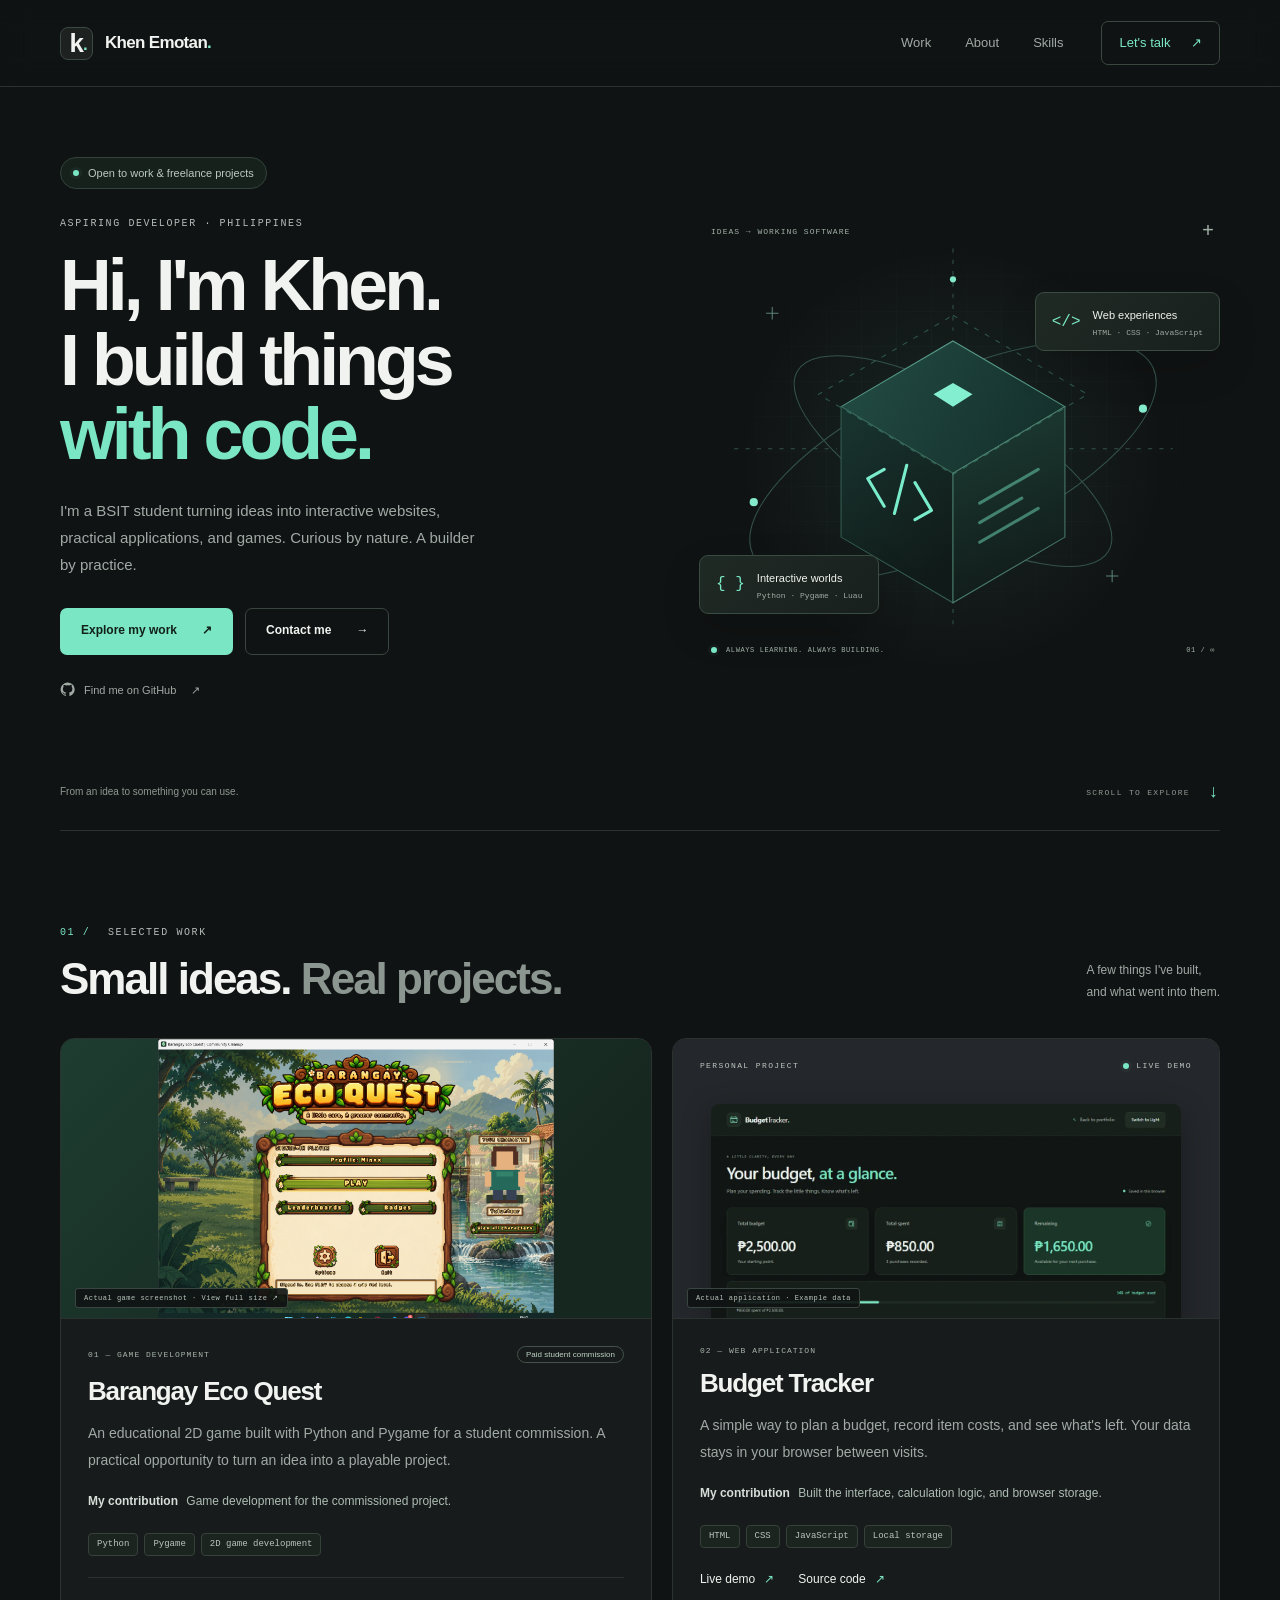
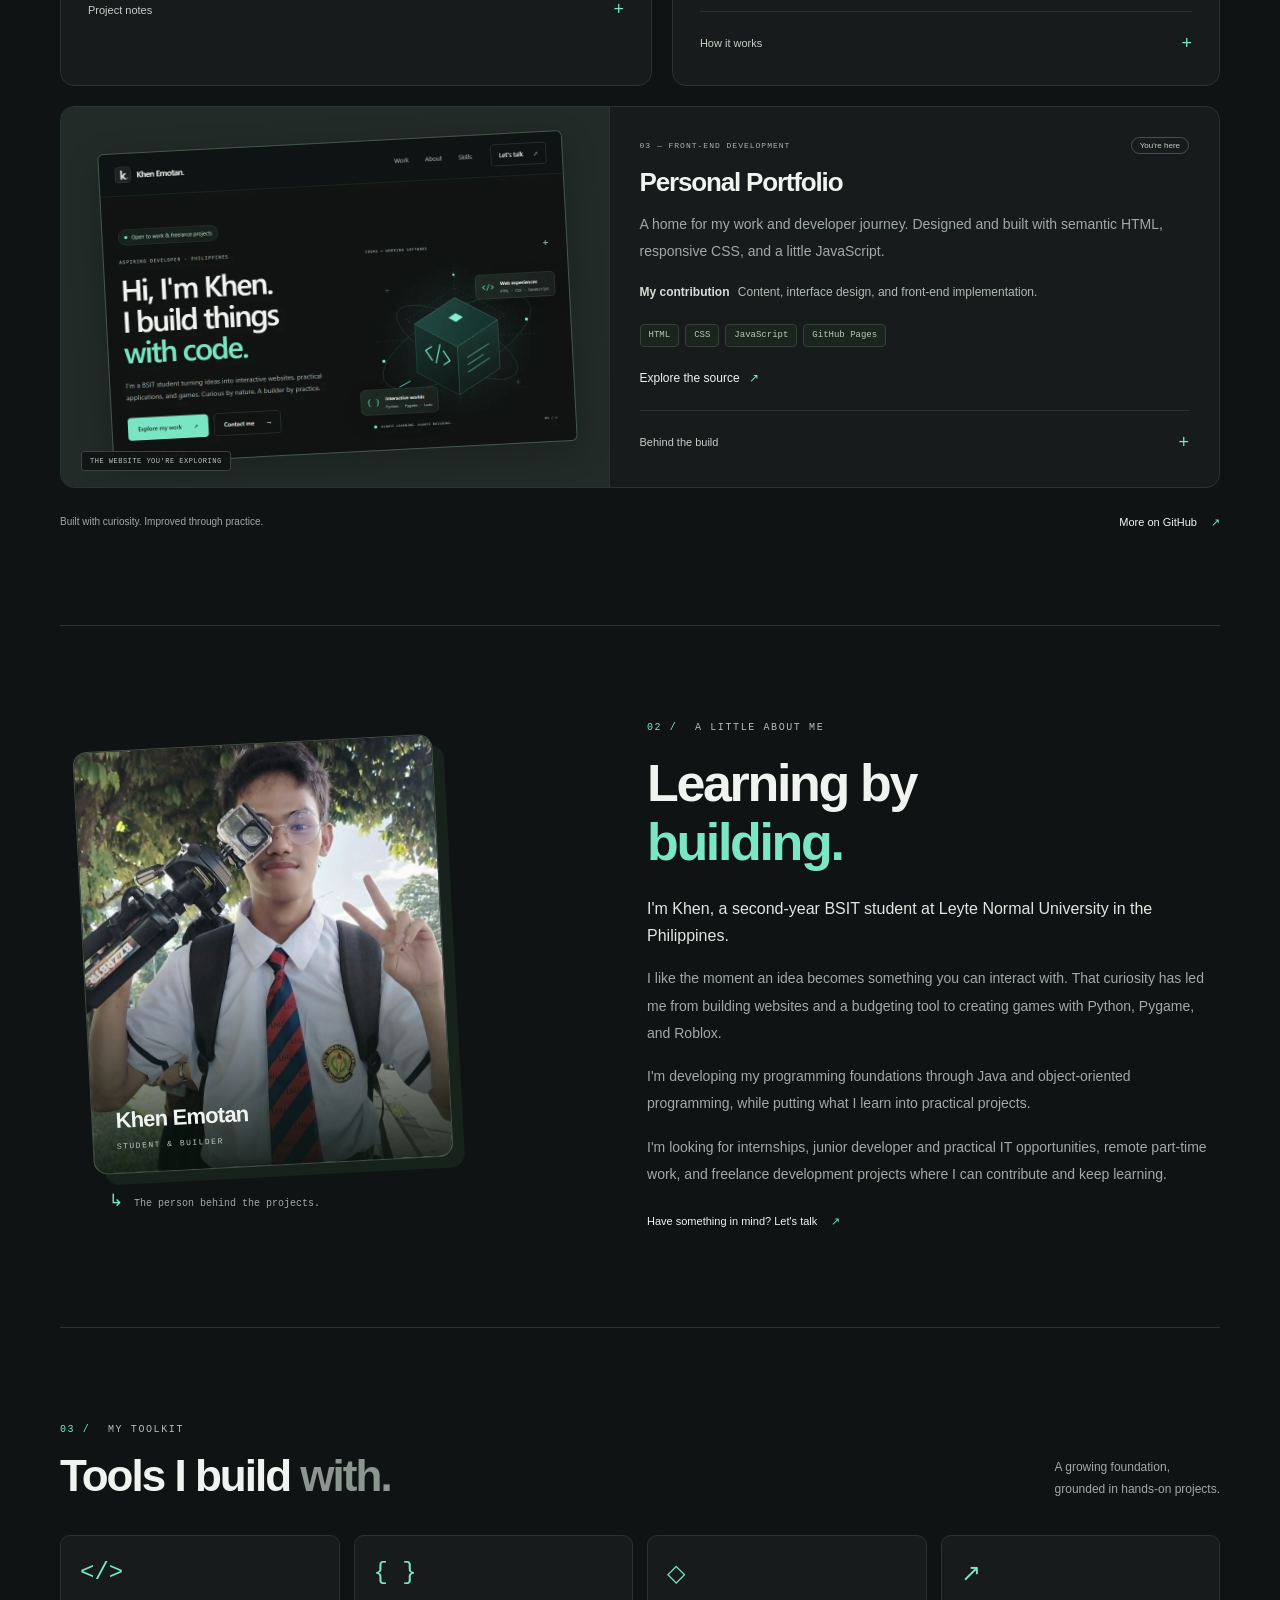
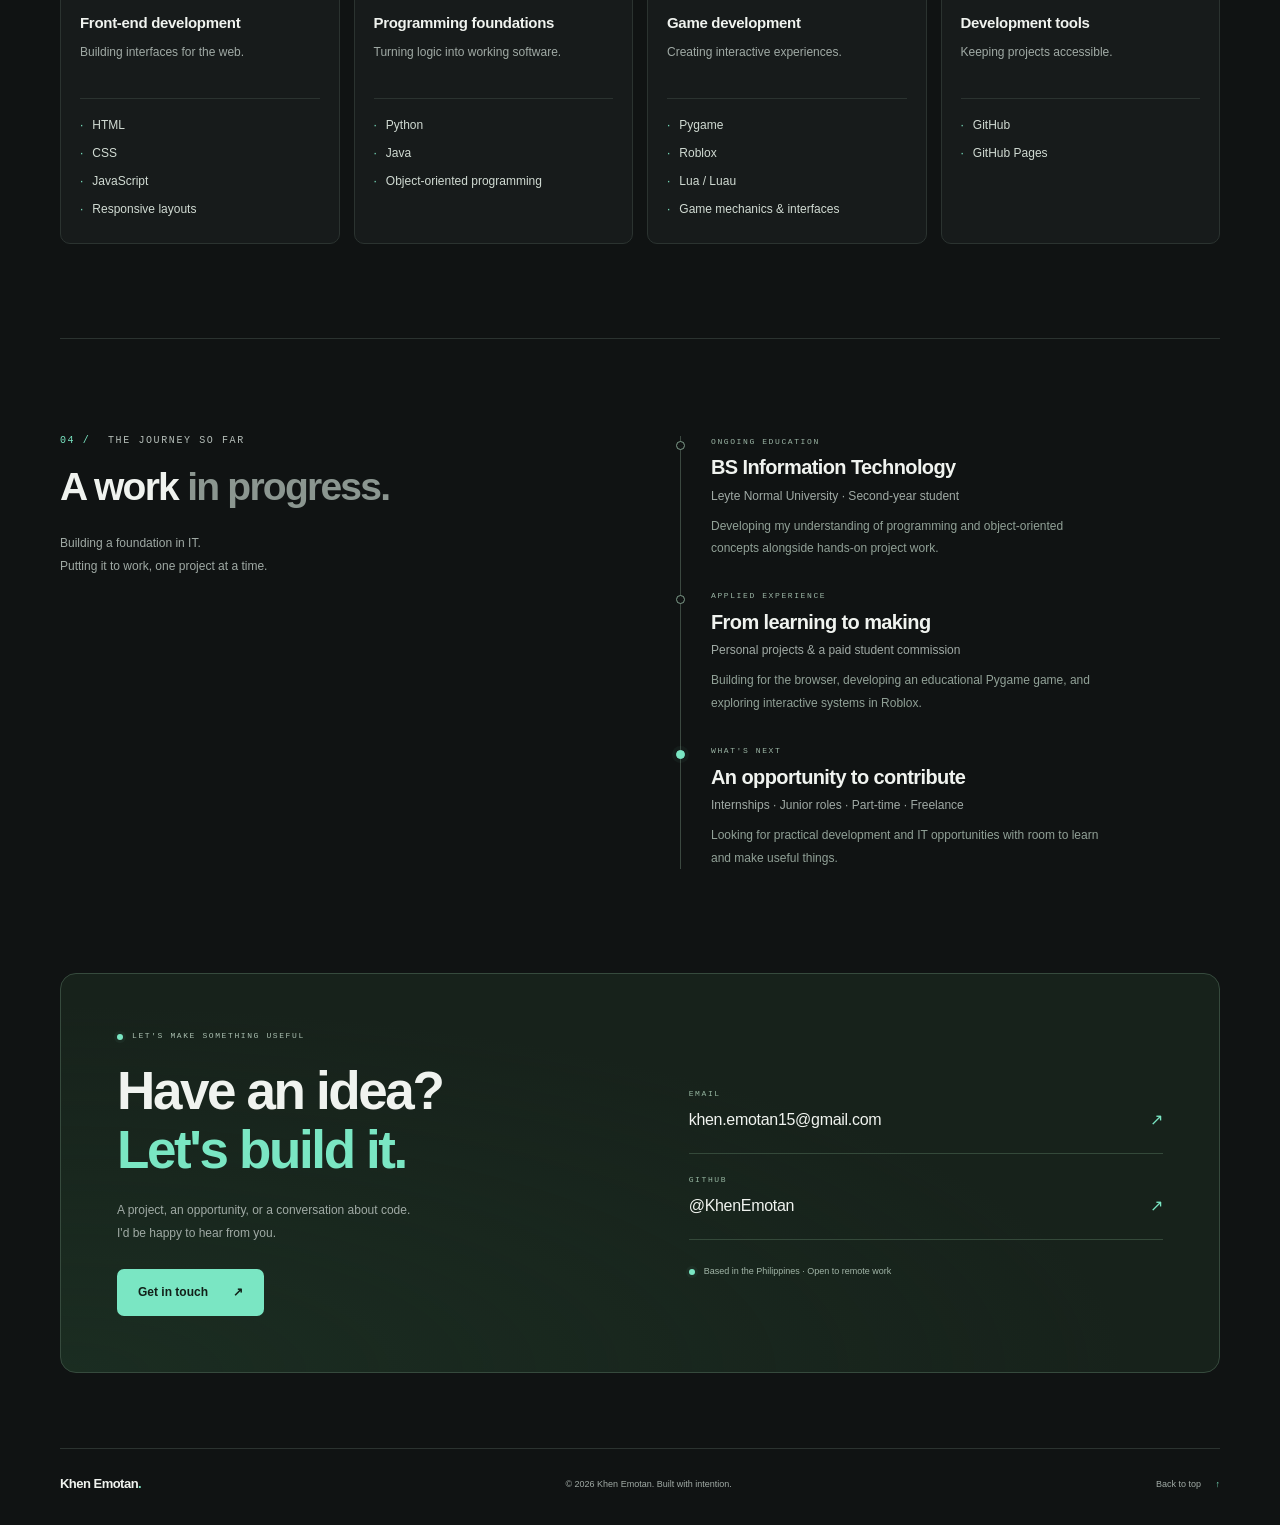
<file: index.html>
<!doctype html>
<html lang="en" class="no-js">
  <head>
    <meta charset="utf-8">
    <meta name="viewport" content="width=device-width, initial-scale=1">
    <meta name="theme-color" content="#101313">
    <title>Khen Emotan — Aspiring Developer</title>
    <meta name="description" content="Khen Emotan is a BSIT student at Leyte Normal University building interactive websites, practical applications, and games. Explore his projects and get in touch.">
    <link rel="canonical" href="https://khenemotan.github.io/Portfolio/">
    <meta property="og:type" content="website">
    <meta property="og:title" content="Khen Emotan — I build things with code.">
    <meta property="og:description" content="Websites, practical applications, and games. Selected work by a BSIT student and aspiring developer based in the Philippines.">
    <meta property="og:url" content="https://khenemotan.github.io/Portfolio/">
    <meta property="og:image" content="https://khenemotan.github.io/Portfolio/assets/social-preview.png">
    <meta property="og:image:alt" content="Khen Emotan's developer portfolio">
    <meta property="og:image:width" content="1200">
    <meta property="og:image:height" content="630">
    <meta name="twitter:card" content="summary_large_image">
    <link rel="icon" type="image/svg+xml" href="assets/favicon.svg">
    <link rel="stylesheet" href="mainstyle.css">
    <script src="portfolio.js" defer></script>
  </head>
  <body>
    <a class="skip-link" href="#main">Skip to content</a>
    <header class="site-header">
      <div class="container header-inner">
        <a class="brand" href="#home" aria-label="Khen Emotan, home"><span class="brand-mark" aria-hidden="true">k<span>.</span></span><span>Khen Emotan<span class="brand-dot">.</span></span></a>
        <button class="menu-toggle" type="button" aria-expanded="false" aria-controls="main-nav"><span class="menu-icon" aria-hidden="true"></span><span class="menu-label">Menu</span></button>
        <nav id="main-nav" class="nav" aria-label="Main navigation">
          <a href="#projects">Work</a><a href="#about">About</a><a href="#skills">Skills</a>
          <a class="nav-contact" href="#contact">Let's talk <span aria-hidden="true">↗</span></a>
        </nav>
      </div>
    </header>
    <main id="main">
      <section id="home" class="hero container" aria-labelledby="hero-title">
        <div class="hero-copy">
          <div class="availability">
            <span class="status-dot" aria-hidden="true"></span> Open to work &amp; freelance projects</div>
          <p class="eyebrow hero-eyebrow">ASPIRING DEVELOPER · PHILIPPINES</p>
          <h1 id="hero-title">Hi, I'm Khen.<br>I build things<br><span class="accent-text">with code.</span>
          </h1>
          <p class="hero-description">I'm a BSIT student turning ideas into interactive websites, practical applications, and games. Curious by nature. A builder by practice.</p>
          <div class="hero-actions">
            <a class="button button-primary" href="#projects">Explore my work <span aria-hidden="true">↗</span></a><a class="button button-secondary" href="#contact">Contact me <span aria-hidden="true">→</span></a>
          </div>
          <a class="github-link" href="https://github.com/KhenEmotan" target="_blank" rel="noopener noreferrer"><svg class="icon" viewBox="0 0 24 24" fill="currentColor" aria-hidden="true"><path d="M12 .9a11.1 11.1 0 0 0-3.5 21.6c.6.1.8-.2.8-.5v-2c-3.3.7-4-1.4-4-1.4-.5-1.3-1.3-1.7-1.3-1.7-1.1-.7.1-.7.1-.7 1.2.1 1.8 1.2 1.8 1.2 1 1.8 2.7 1.3 3.4 1 .1-.8.4-1.3.8-1.6-2.7-.3-5.5-1.3-5.5-6a4.7 4.7 0 0 1 1.2-3.2c-.1-.3-.5-1.5.1-3.2 0 0 1-.3 3.3 1.2a11.6 11.6 0 0 1 6 0c2.3-1.5 3.3-1.2 3.3-1.2.6 1.7.2 2.9.1 3.2a4.7 4.7 0 0 1 1.2 3.2c0 4.7-2.8 5.7-5.5 6 .4.4.8 1.1.8 2.2V22c0 .3.2.6.8.5A11.1 11.1 0 0 0 12 .9Z"/></svg> Find me on GitHub <span aria-hidden="true">↗</span><span class="sr-only"> (opens in a new tab)</span></a>
        </div>
        <div class="hero-art" aria-hidden="true">
          <div class="art-grid">
          </div>
          <div class="art-topline">
            <span>IDEAS → WORKING SOFTWARE</span><span class="art-cross">+</span>
          </div>
          <svg class="build-graphic" viewBox="0 0 520 440" fill="none">
          <defs><linearGradient id="cube-top" x1="160" y1="140" x2="360" y2="250" gradientUnits="userSpaceOnUse"><stop stop-color="#224b43"/><stop offset="1" stop-color="#142e2a"/></linearGradient><linearGradient id="cube-left" x1="160" y1="200" x2="265" y2="340" gradientUnits="userSpaceOnUse"><stop stop-color="#18332e"/><stop offset="1" stop-color="#101a18"/></linearGradient><linearGradient id="cube-right" x1="270" y1="170" x2="340" y2="345" gradientUnits="userSpaceOnUse"><stop stop-color="#1e4038"/><stop offset="1" stop-color="#121e1b"/></linearGradient><radialGradient id="art-glow"><stop stop-color="#62dfbb" stop-opacity=".1"/><stop offset="1" stop-color="#62dfbb" stop-opacity="0"/></radialGradient></defs>
          <circle cx="260" cy="240" r="205" fill="url(#art-glow)"/>
          <g stroke="#33524a" stroke-width="1"><path d="M260 35v80M260 353v53M47 230h100M373 230h101" stroke-dasharray="4 7"/><ellipse cx="260" cy="242" rx="215" ry="82" transform="rotate(-25 260 242)"/><ellipse cx="260" cy="242" rx="175" ry="62" transform="rotate(30 260 242)"/><path d="m103 352 30-15m261-203 26-12" stroke="#69ddbc" stroke-width="2"/></g>
          <path d="m260 125 109 64-109 65-109-65 109-64Z" fill="url(#cube-top)" stroke="#579b87"/>
          <path d="m151 189 109 65v126l-109-64V189Z" fill="url(#cube-left)" stroke="#345e51"/>
          <path d="m369 189-109 65v126l109-64V189Z" fill="url(#cube-right)" stroke="#497b69"/>
          <path d="m260 100 131 77-131 78-131-78 131-77Z" stroke="#6ce3be" stroke-opacity=".3" stroke-dasharray="5 7"/>
          <path d="m193 250-16 9 16 27m30-23 16 27-16 9m-8-53-12 47" stroke="#79edcb" stroke-width="3" stroke-linecap="round" stroke-linejoin="round"/>
          <path d="m286 283 57-33m-57 52 41-24m-41 43 57-33" stroke="#79edcb" stroke-opacity=".45" stroke-width="3" stroke-linecap="round"/>
          <path d="m241 177 19-11 19 11-19 12-19-12Z" fill="#84efd0"/>
          <circle cx="66" cy="282" r="4" fill="#83eacb"/><circle cx="445" cy="191" r="4" fill="#83eacb"/><circle cx="260" cy="65" r="3" fill="#83eacb"/>
          <g stroke="#5b8275"><path d="M84 92v12m-6-6h12M415 348v12m-6-6h12"/></g>
          </svg>
          <div class="art-label label-web">
            <span class="small-icon">&lt;/&gt;</span>
            <div>
              <strong>Web experiences</strong><span>HTML · CSS · JavaScript</span>
            </div>
          </div>
          <div class="art-label label-games">
            <span class="small-icon">{ }</span>
            <div>
              <strong>Interactive worlds</strong><span>Python · Pygame · Luau</span>
            </div>
          </div>
          <div class="art-bottomline">
            <span class="status-dot"></span> ALWAYS LEARNING. ALWAYS BUILDING.<span>01 / ∞</span>
          </div>
        </div>
        <div class="hero-footnote">
          <span>From an idea to something you can use.</span><a href="#projects">SCROLL TO EXPLORE <span aria-hidden="true">↓</span></a>
        </div>
      </section>
      <section id="projects" class="section container" aria-labelledby="projects-title">
        <div class="section-heading">
          <div>
            <p class="eyebrow"><span class="section-index">01 /</span> SELECTED WORK</p>
            <h2 id="projects-title">Small ideas. <span class="text-muted">Real projects.</span>
            </h2>
          </div>
          <p>A few things I've built,<br>and what went into them.</p>
        </div>
        <div class="project-grid">
          <article class="project-card eco-card">
            <a class="project-cover eco-cover" href="assets/barangay-eco-quest.png" target="_blank" rel="noopener noreferrer" aria-label="View the full Barangay Eco Quest screenshot (opens in a new tab)">
              <img class="eco-screenshot" src="assets/barangay-eco-quest.png" width="1477" height="1040" loading="lazy" alt="Barangay Eco Quest main menu with Play, Leaderboards, Badges, Options, and a character preview in a pixel-art village">
              <span class="image-caption">Actual game screenshot · View full size ↗</span>
            </a>
            <div class="project-content">
              <div class="project-category">
                <span>01 — GAME DEVELOPMENT</span><span class="project-badge">Paid student commission</span>
              </div>
              <h3>Barangay Eco Quest</h3>
              <p>An educational 2D game built with Python and Pygame for a student commission. A practical opportunity to turn an idea into a playable project.</p>
              <p class="contribution"><span>My contribution</span> Game development for the commissioned project.</p>
              <ul class="tags" aria-label="Technologies">
                <li>Python</li>
                <li>Pygame</li>
                <li>2D game development</li>
              </ul>
              <details class="case-study">
                <summary>Project notes <span aria-hidden="true">+</span>
                </summary>
                <div>
                  <h4>The purpose</h4>
                  <p>Deliver an educational 2D game for a paid student commission.</p>
                  <h4>The implementation</h4>
                  <p>Python provides the programming foundation; Pygame provides the game development framework. This project applies my experience building games to a commissioned brief.</p>
                </div>
              </details>
            </div>
          </article>
          <article class="project-card budget-card">
            <a class="project-cover budget-cover" href="BudgetTracker/" aria-label="Open the Budget Tracker live demo">
            <div class="cover-top">
              <span>PERSONAL PROJECT</span><span class="cover-live"><span class="status-dot"></span> LIVE DEMO</span>
            </div>
            <img class="budget-screenshot" src="assets/budget-tracker.webp" width="1200" height="850" loading="lazy" alt="Redesigned Budget Tracker dashboard showing budget, spent and remaining cards, a spending progress bar, and purchase controls"><span class="image-caption">Actual application · Example data</span></a>
            <div class="project-content">
              <div class="project-category">
                <span>02 — WEB APPLICATION</span>
              </div>
              <h3>Budget Tracker</h3>
              <p>A simple way to plan a budget, record item costs, and see what's left. Your data stays in your browser between visits.</p>
              <p class="contribution"><span>My contribution</span> Built the interface, calculation logic, and browser storage.</p>
              <ul class="tags" aria-label="Technologies">
                <li>HTML</li>
                <li>CSS</li>
                <li>JavaScript</li>
                <li>Local storage</li>
              </ul>
              <div class="project-links">
                <a href="BudgetTracker/">Live demo <span aria-hidden="true">↗</span></a><a href="https://github.com/KhenEmotan/Portfolio/tree/main/BudgetTracker" target="_blank" rel="noopener noreferrer">Source code <span aria-hidden="true">↗</span><span class="sr-only"> (opens in a new tab)</span></a>
              </div>
              <details class="case-study">
                <summary>How it works <span aria-hidden="true">+</span>
                </summary>
                <div>
                  <h4>The challenge</h4>
                  <p>Keep a budget and individual purchases visible without requiring an account.</p>
                  <h4>The solution</h4>
                  <p>Set or top up a budget, add items with quantities and unit prices, then edit or remove them. Totals update immediately, with negative balances highlighted.</p>
                  <h4>Implementation</h4>
                  <p>Vanilla JavaScript manages calculations and local storage. Seven currency formats and a saved light or dark theme make the app more flexible. Currency selection changes formatting; it does not convert amounts.</p>
                  <h4>Design takeaway</h4>
                  <p>A useful interface needs clear feedback and predictable state. Browser storage keeps this app simple, while tying saved data to the current browser.</p>
                </div>
              </details>
            </div>
          </article>
          <article class="project-card portfolio-card">
            <div class="portfolio-cover">
              <img src="assets/portfolio-preview.webp" width="960" height="640" loading="lazy" alt="The redesigned Khen Emotan portfolio homepage"><span class="image-caption">THE WEBSITE YOU'RE EXPLORING</span>
            </div>
            <div class="project-content">
              <div class="project-category">
                <span>03 — FRONT-END DEVELOPMENT</span><span class="project-badge">You're here</span>
              </div>
              <h3>Personal Portfolio</h3>
              <p>A home for my work and developer journey. Designed and built with semantic HTML, responsive CSS, and a little JavaScript.</p>
              <p class="contribution"><span>My contribution</span> Content, interface design, and front-end implementation.</p>
              <ul class="tags" aria-label="Technologies">
                <li>HTML</li>
                <li>CSS</li>
                <li>JavaScript</li>
                <li>GitHub Pages</li>
              </ul>
              <div class="project-links">
                <a href="https://github.com/KhenEmotan/Portfolio" target="_blank" rel="noopener noreferrer">Explore the source <span aria-hidden="true">↗</span><span class="sr-only"> (opens in a new tab)</span></a>
              </div>
              <details class="case-study">
                <summary>Behind the build <span aria-hidden="true">+</span>
                </summary>
                <div>
                  <h4>The goal</h4>
                  <p>Make my background, real work, and contact details easy to find.</p>
                  <h4>The approach</h4>
                  <p>A responsive grid, keyboard-friendly navigation, native expandable project notes, and reduced-motion support keep the experience useful across devices. Relative asset paths support GitHub Pages under /Portfolio/.</p>
                  <h4>Design takeaway</h4>
                  <p>Clear evidence and honest descriptions matter as much as the visual design. The site uses no framework or build step.</p>
                </div>
              </details>
            </div>
          </article>
        </div>
        <div class="projects-footnote">
          <span>Built with curiosity. Improved through practice.</span><a class="text-link" href="https://github.com/KhenEmotan" target="_blank" rel="noopener noreferrer">More on GitHub <span aria-hidden="true">↗</span><span class="sr-only"> (opens in a new tab)</span></a>
        </div>
      </section>
      <section id="about" class="section about-section container" aria-labelledby="about-title">
        <div class="about-visual">
          <div class="portrait-frame">
            <img src="download.jpg" alt="Khen Emotan at Leyte Normal University" width="1536" height="2048" loading="lazy">
            <div class="portrait-caption">
              <span>Khen Emotan</span><span>STUDENT &amp; BUILDER</span>
            </div>
          </div>
          <span class="portrait-note"><span aria-hidden="true">↳</span> The person behind the projects.</span>
        </div>
        <div class="about-copy">
          <p class="eyebrow"><span class="section-index">02 /</span> A LITTLE ABOUT ME</p>
          <h2 id="about-title">Learning by<br><span class="accent-text">building.</span>
          </h2>
          <p class="about-lead">I'm Khen, a second-year BSIT student at Leyte Normal University in the Philippines.</p>
          <p>I like the moment an idea becomes something you can interact with. That curiosity has led me from building websites and a budgeting tool to creating games with Python, Pygame, and Roblox.</p>
          <p>I'm developing my programming foundations through Java and object-oriented programming, while putting what I learn into practical projects.</p>
          <p>I'm looking for internships, junior developer and practical IT opportunities, remote part-time work, and freelance development projects where I can contribute and keep learning.</p>
          <a class="text-link" href="#contact">Have something in mind? Let's talk <span aria-hidden="true">↗</span></a>
        </div>
      </section>
      <section id="skills" class="section container" aria-labelledby="skills-title">
        <div class="section-heading">
          <div>
            <p class="eyebrow"><span class="section-index">03 /</span> MY TOOLKIT</p>
            <h2 id="skills-title">Tools I build <span class="text-muted">with.</span>
            </h2>
          </div>
          <p>A growing foundation,<br>grounded in hands-on projects.</p>
        </div>
        <div class="skills-grid">
          <article class="skill-card">
            <span class="skill-icon" aria-hidden="true">&lt;/&gt;</span>
            <h3>Front-end development</h3>
            <p>Building interfaces for the web.</p>
            <ul>
              <li>HTML</li>
              <li>CSS</li>
              <li>JavaScript</li>
              <li>Responsive layouts</li>
            </ul>
          </article>
          <article class="skill-card">
            <span class="skill-icon" aria-hidden="true">{ }</span>
            <h3>Programming foundations</h3>
            <p>Turning logic into working software.</p>
            <ul>
              <li>Python</li>
              <li>Java</li>
              <li>Object-oriented programming</li>
            </ul>
          </article>
          <article class="skill-card">
            <span class="skill-icon" aria-hidden="true">◇</span>
            <h3>Game development</h3>
            <p>Creating interactive experiences.</p>
            <ul>
              <li>Pygame</li>
              <li>Roblox</li>
              <li>Lua / Luau</li>
              <li>Game mechanics &amp; interfaces</li>
            </ul>
          </article>
          <article class="skill-card">
            <span class="skill-icon" aria-hidden="true">↗</span>
            <h3>Development tools</h3>
            <p>Keeping projects accessible.</p>
            <ul>
              <li>GitHub</li>
              <li>GitHub Pages</li>
            </ul>
          </article>
        </div>
      </section>
      <section id="journey" class="section journey-section container" aria-labelledby="journey-title">
        <div>
          <p class="eyebrow"><span class="section-index">04 /</span> THE JOURNEY SO FAR</p>
          <h2 id="journey-title">A work <span class="text-muted">in progress.</span>
          </h2>
          <p class="journey-intro">Building a foundation in IT.<br>Putting it to work, one project at a time.</p>
        </div>
        <div class="journey-list">
          <article class="journey-item">
            <span class="journey-marker" aria-hidden="true"></span>
            <p class="eyebrow">ONGOING EDUCATION</p>
            <h3>BS Information Technology</h3>
            <p>Leyte Normal University · Second-year student</p>
            <p class="journey-detail">Developing my understanding of programming and object-oriented concepts alongside hands-on project work.</p>
          </article>
          <article class="journey-item">
            <span class="journey-marker" aria-hidden="true"></span>
            <p class="eyebrow">APPLIED EXPERIENCE</p>
            <h3>From learning to making</h3>
            <p>Personal projects &amp; a paid student commission</p>
            <p class="journey-detail">Building for the browser, developing an educational Pygame game, and exploring interactive systems in Roblox.</p>
          </article>
          <article class="journey-item">
            <span class="journey-marker active" aria-hidden="true"></span>
            <p class="eyebrow">WHAT'S NEXT</p>
            <h3>An opportunity to contribute</h3>
            <p>Internships · Junior roles · Part-time · Freelance</p>
            <p class="journey-detail">Looking for practical development and IT opportunities with room to learn and make useful things.</p>
          </article>
        </div>
      </section>
      <section id="contact" class="contact-section container" aria-labelledby="contact-title">
        <div class="contact-panel">
          <div class="contact-copy">
            <p class="eyebrow"><span class="status-dot" aria-hidden="true"></span> LET'S MAKE SOMETHING USEFUL</p>
            <h2 id="contact-title">Have an idea?<br><span class="accent-text">Let's build it.</span>
            </h2>
            <p>A project, an opportunity, or a conversation about code.<br>I'd be happy to hear from you.</p>
            <a class="button button-primary" href="mailto:khen.emotan15@gmail.com?subject=Hello%20from%20your%20portfolio">Get in touch <span aria-hidden="true">↗</span></a>
          </div>
          <div class="contact-links">
            <a href="mailto:khen.emotan15@gmail.com"><span class="eyebrow">EMAIL</span><span class="contact-value">khen.emotan15@gmail.com <span aria-hidden="true">↗</span></span></a><a href="https://github.com/KhenEmotan" target="_blank" rel="noopener noreferrer"><span class="eyebrow">GITHUB</span><span class="contact-value">@KhenEmotan <span aria-hidden="true">↗</span></span><span class="sr-only"> (opens in a new tab)</span></a>
            <div class="contact-location">
              <span class="status-dot" aria-hidden="true"></span> Based in the Philippines · Open to remote work</div>
          </div>
        </div>
      </section>
    </main>
    <footer class="site-footer container">
      <a class="brand footer-brand" href="#home">Khen Emotan<span class="brand-dot">.</span></a>
      <p>© <span id="year">2026</span> Khen Emotan. Built with intention.</p>
      <a class="back-top" href="#home">Back to top <span aria-hidden="true">↑</span></a>
    </footer>
  </body>
</html>
</file>
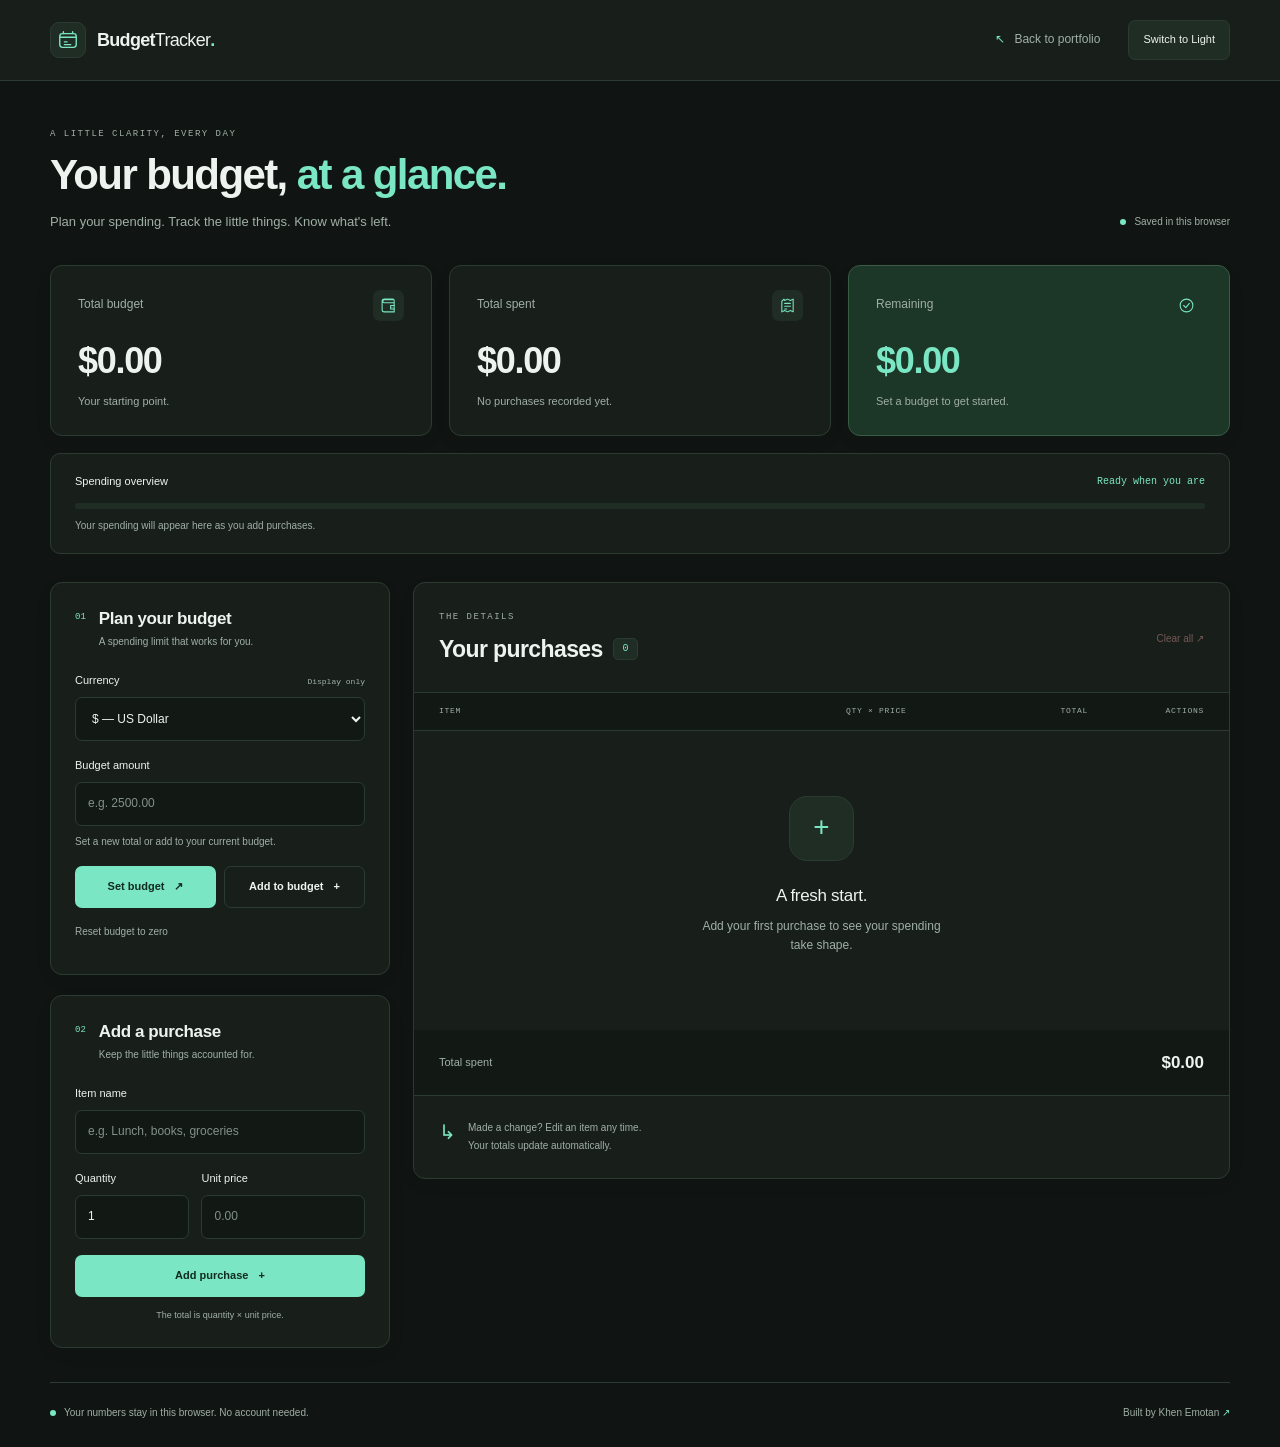
<file: BudgetTracker/index.html>
<!doctype html>
<html lang="en" class="dark-theme">
<head>
  <meta charset="utf-8">
  <meta name="viewport" content="width=device-width, initial-scale=1">
  <meta name="theme-color" content="#101513">
  <title>Budget Tracker — Khen Emotan</title>
  <meta name="description" content="A clearer picture of everyday spending. Set your budget, record purchases, and keep track of what's left. Saved in your browser, no account needed.">
  <link rel="icon" type="image/svg+xml" href="../assets/favicon.svg">
  <link rel="stylesheet" href="style.css">
  <script src="app.js" defer></script>
</head>
<body>
  <a class="skip-link" href="#main">Skip to dashboard</a>
  <header class="topbar">
    <div class="shell topbar-inner">
      <a class="app-brand" href="./"><span class="brand-icon" aria-hidden="true"><svg viewBox="0 0 24 24" fill="none"><rect x="3" y="5" width="18" height="15" rx="3"/><path d="M3 9h18M7 5V3m10 2V3m-9 11h3m-3 3h7"/></svg></span>Budget<span class="brand-light">Tracker</span><span class="brand-dot">.</span></a>
      <div class="topbar-actions">
        <a class="portfolio-return" href="../index.html#projects" aria-label="Back to portfolio"><span aria-hidden="true">↖</span> <span>Back to portfolio</span></a>
        <button id="themeToggleBtn" class="theme-toggle" type="button">Switch to Light</button>
      </div>
    </div>
  </header>
  <main id="main" class="shell dashboard">
    <div class="page-heading">
      <div><p class="eyebrow">A LITTLE CLARITY, EVERY DAY</p><h1>Your budget, <span>at a glance.</span></h1><p>Plan your spending. Track the little things. Know what's left.</p></div>
      <div class="saved-note"><span class="status-dot" aria-hidden="true"></span> Saved in this browser</div>
    </div>

    <section class="summary-row" aria-label="Budget overview" aria-live="polite" aria-atomic="true">
      <article class="summary-card">
        <div class="summary-top"><h2>Total budget</h2><span class="summary-icon" aria-hidden="true"><svg viewBox="0 0 24 24" fill="none"><path d="M20 8V5a2 2 0 0 0-2-2H6a3 3 0 0 0-3 3v12a3 3 0 0 0 3 3h14V8H6a2 2 0 0 1 0-4h12"/><path d="M20 12h-5v5h5m-3-2.5h.01"/></svg></span></div>
        <div id="budgetAmount" class="amount">$0.00</div><p>Your starting point.</p>
      </article>
      <article class="summary-card">
        <div class="summary-top"><h2>Total spent</h2><span class="summary-icon" aria-hidden="true"><svg viewBox="0 0 24 24" fill="none"><path d="m7 3-3 3v15l4-2 4 2 4-2 4 2V3l-4 2-4-2-4 2-1-2Z"/><path d="M8 9h8m-8 4h8m-8 4h3"/></svg></span></div>
        <div id="spentAmount" class="amount">$0.00</div><p id="purchaseCount">No purchases recorded yet.</p>
      </article>
      <article id="remainingCard" class="summary-card remaining-card">
        <div class="summary-top"><h2>Remaining</h2><span class="summary-icon" aria-hidden="true"><svg viewBox="0 0 24 24" fill="none"><circle cx="12" cy="12" r="9"/><path d="m8 12 3 3 5-6"/></svg></span></div>
        <div id="remainingAmount" class="amount">$0.00</div><p id="remainingHint">Set a budget to get started.</p>
      </article>
    </section>

    <section class="spending-panel" aria-labelledby="spending-title">
      <div class="spending-label"><h2 id="spending-title">Spending overview</h2><span id="spendingLabel">Ready when you are</span></div>
      <div id="spendingProgress" class="progress-track" role="progressbar" aria-label="Budget spent" aria-valuemin="0" aria-valuemax="100" aria-valuenow="0" aria-valuetext="No budget set"><div id="progressFill" class="progress-fill"></div></div>
      <p id="spendingHint">Your spending will appear here as you add purchases.</p>
    </section>

    <div class="workspace">
      <aside class="controls" aria-label="Budget and purchase controls">
        <section class="panel budget-card" aria-labelledby="budget-title">
          <div class="panel-heading"><span class="panel-number" aria-hidden="true">01</span><div><h2 id="budget-title">Plan your budget</h2><p>A spending limit that works for you.</p></div></div>
          <form id="budgetForm">
            <div class="field"><label for="currencySelect">Currency <span class="field-optional">Display only</span></label><select id="currencySelect"><option value="USD">$ — US Dollar</option><option value="EUR">€ — Euro</option><option value="GBP">£ — British Pound</option><option value="JPY">¥ — Japanese Yen</option><option value="AUD">A$ — Australian Dollar</option><option value="CAD">C$ — Canadian Dollar</option><option value="PHP">₱ — Philippine Peso</option></select></div>
            <div class="field"><label for="budgetInput">Budget amount</label><input id="budgetInput" type="number" inputmode="decimal" placeholder="e.g. 2500.00" min="0" step="0.01" required aria-describedby="budgetHelp"><p id="budgetHelp" class="field-help">Set a new total or add to your current budget.</p></div>
            <div class="budget-actions"><button id="setBudgetBtn" class="button primary" type="submit">Set budget <span aria-hidden="true">↗</span></button><button id="addToBudgetBtn" class="button secondary" type="button">Add to budget <span aria-hidden="true">+</span></button></div>
            <button id="clearBudgetBtn" class="quiet-button" type="button">Reset budget to zero</button>
          </form>
        </section>
        <section class="panel add-item" aria-labelledby="itemFormTitle">
          <div class="panel-heading"><span class="panel-number" aria-hidden="true">02</span><div><h2 id="itemFormTitle">Add a purchase</h2><p id="itemFormHint">Keep the little things accounted for.</p></div></div>
          <form id="itemForm">
            <div class="field"><label for="itemName">Item name</label><input id="itemName" type="text" placeholder="e.g. Lunch, books, groceries" required maxlength="200"></div>
            <div class="field-pair"><div class="field"><label for="itemQty">Quantity</label><input id="itemQty" type="number" inputmode="decimal" min="1" step="any" value="1" required></div><div class="field"><label for="itemUnitPrice">Unit price</label><input id="itemUnitPrice" type="number" inputmode="decimal" placeholder="0.00" min="0" step="0.01" required></div></div>
            <div class="item-form-actions"><button id="addItemBtn" class="button primary" type="submit">Add purchase <span aria-hidden="true">+</span></button><button id="cancelEditBtn" class="button secondary hidden" type="button">Cancel</button></div>
            <p class="field-help item-help">The total is quantity × unit price.</p>
          </form>
        </section>
      </aside>

      <section class="panel items-list" aria-labelledby="items-title">
        <div class="items-heading"><div><p class="eyebrow">THE DETAILS</p><h2 id="items-title">Your purchases <span id="itemCount" class="count-badge">0</span></h2></div><button id="clearBtn" class="danger quiet-button" type="button">Clear all <span aria-hidden="true">↗</span></button></div>
        <div class="list-header" aria-hidden="true"><span>ITEM</span><span>QTY × PRICE</span><span>TOTAL</span><span>ACTIONS</span></div>
        <ul id="items" class="list" aria-label="Recorded purchases"></ul>
        <div class="list-total"><span>Total spent</span><strong id="listSpentAmount">$0.00</strong></div>
        <div class="list-note"><span class="note-icon" aria-hidden="true">↳</span><p>Made a change? Edit an item any time.<br>Your totals update automatically.</p></div>
      </section>
    </div>
    <div id="feedback" class="feedback hidden" role="status" aria-live="polite" aria-atomic="true"></div>
    <footer class="app-footer"><p><span class="status-dot" aria-hidden="true"></span> Your numbers stay in this browser. No account needed.</p><a href="../index.html">Built by Khen Emotan <span aria-hidden="true">↗</span></a></footer>
  </main>
</body>
</html>
</file>
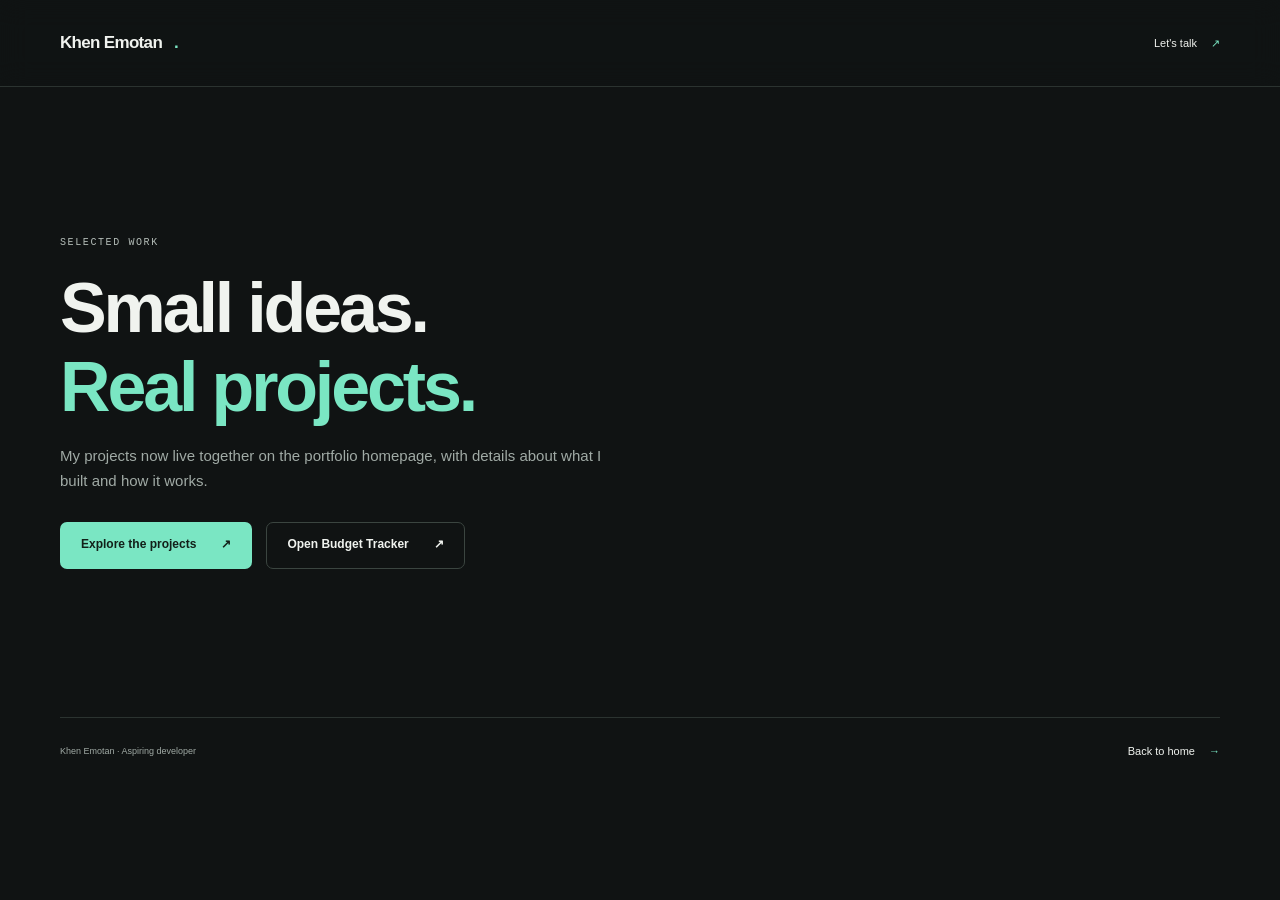
<file: myprojects.html>
<!doctype html>
<html lang="en">
  <head>
    <meta charset="utf-8">
    <meta name="viewport" content="width=device-width, initial-scale=1">
    <title>Selected Work — Khen Emotan</title>
    <meta name="description" content="Explore Khen Emotan's Barangay Eco Quest, Budget Tracker, and personal portfolio projects.">
    <link rel="canonical" href="https://khenemotan.github.io/Portfolio/#projects">
    <meta name="theme-color" content="#101313">
    <link rel="icon" type="image/svg+xml" href="assets/favicon.svg">
    <link rel="stylesheet" href="mainstyle.css">
  </head>
  <body>
    <header class="site-header">
      <div class="header-inner container">
        <a class="brand" href="index.html">Khen Emotan<span class="brand-dot">.</span></a><a class="text-link" href="index.html#contact">Let's talk <span aria-hidden="true">↗</span></a>
      </div>
    </header>
    <main class="container legacy-page">
      <p class="eyebrow">SELECTED WORK</p>
      <h1>Small ideas.<br><span class="accent-text">Real projects.</span>
      </h1>
      <p>My projects now live together on the portfolio homepage, with details about what I built and how it works.</p>
      <div class="legacy-links">
        <a class="button button-primary" href="index.html#projects">Explore the projects <span aria-hidden="true">↗</span></a><a class="button button-secondary" href="BudgetTracker/">Open Budget Tracker <span aria-hidden="true">↗</span></a>
      </div>
    </main>
    <footer class="site-footer container">
      <p>Khen Emotan · Aspiring developer</p>
      <a class="text-link" href="index.html">Back to home <span aria-hidden="true">→</span></a>
    </footer>
  </body>
</html>
</file>
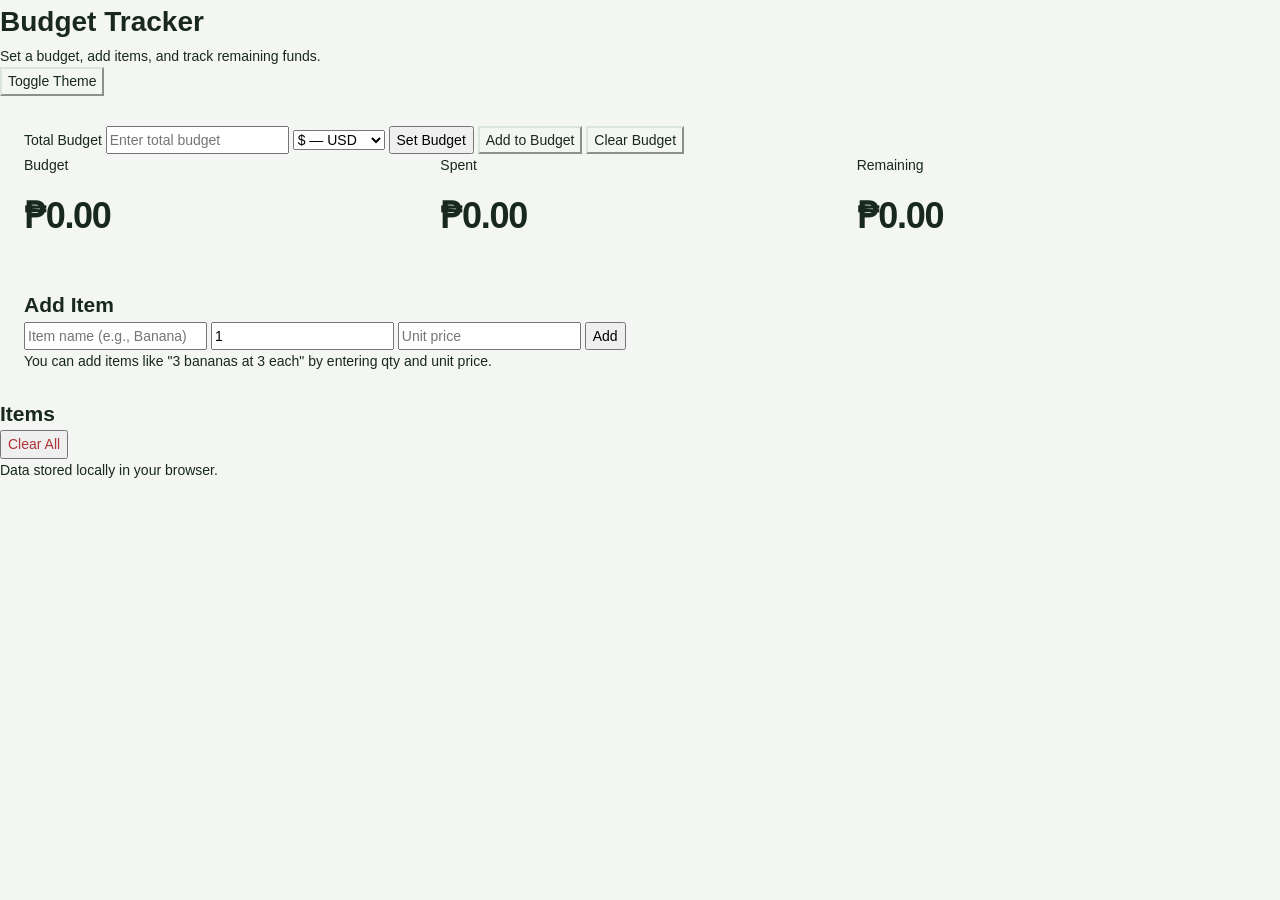
<file: BudgetTracker/Mainpage.html>
<!doctype html>
<html lang="en">
<head>
	<meta charset="utf-8" />
	<meta name="viewport" content="width=device-width,initial-scale=1" />
	<title>Budget Tracker</title>
	<link rel="stylesheet" href="style.css">
</head>
<body>
	<main class="container">
		<header>
			<h1>Budget Tracker</h1>
			<p class="muted">Set a budget, add items, and track remaining funds.</p>
			<div class="header-actions">
				<button id="themeToggleBtn" class="secondary">Toggle Theme</button>
			</div>
		</header>

		<section class="budget-card">
			<div class="field-row">
				<label for="budgetInput">Total Budget</label>
				<input id="budgetInput" type="number" placeholder="Enter total budget" min="0" />
				<select id="currencySelect" aria-label="Choose currency">
					<option value="USD">$ — USD</option>
					<option value="EUR">€ — EUR</option>
					<option value="GBP">£ — GBP</option>
					<option value="JPY">¥ — JPY</option>
					<option value="AUD">A$ — AUD</option>
					<option value="CAD">C$ — CAD</option>
                    <option value="PHP">₱ — PHP</option>
				</select>
				<button id="setBudgetBtn">Set Budget</button>
				<button id="addToBudgetBtn" class="secondary">Add to Budget</button>
				<button id="clearBudgetBtn" class="secondary">Clear Budget</button>
			</div>

			<div class="summary-row">
				<div>
					<div class="label">Budget</div>
					<div id="budgetAmount" class="amount">₱0.00</div>
				</div>
				<div>
					<div class="label">Spent</div>
					<div id="spentAmount" class="amount">₱0.00</div>
				</div>
				<div>
					<div class="label">Remaining</div>
					<div id="remainingAmount" class="amount">₱0.00</div>
				</div>
			</div>
		</section>

		<section class="add-item">
			<h2>Add Item</h2>
			<div class="field-row">
				<input id="itemName" type="text" placeholder="Item name (e.g., Banana)" />
				<input id="itemQty" type="number" class="qty" placeholder="Qty" min="1" value="1" />
				<input id="itemUnitPrice" type="number" class="unit" placeholder="Unit price" min="0" step="0.01" />
				<button id="addItemBtn">Add</button>
				<button id="cancelEditBtn" class="secondary hidden">Cancel</button>
			</div>
			<p class="muted small">You can add items like "3 bananas at 3 each" by entering qty and unit price.</p>
		</section>

		<section class="items-list">
			<h2>Items</h2>
			<ul id="items" class="list"></ul>
			<div class="list-actions">
				<button id="clearBtn" class="danger">Clear All</button>
			</div>
		</section>

		<footer class="attribution">Data stored locally in your browser.</footer>
	</main>

	<script src="app.js"></script>
</body>
</html>
</file>
<file: mainstyle.css>
/* Shared portfolio tokens and layout. BudgetTracker has its own stylesheet. */
:root {
  color-scheme: dark;
  --bg: #101313;
  --surface: #171b1b;
  --surface-raised: #1d2221;
  --text: #f0f3ef;
  --muted: #a0aaa5;
  --accent: #7ae6c3;
  --line: #2b3330;
  --font: Inter,"Segoe UI",Arial,sans-serif;
  --mono: "SFMono-Regular",Consolas,"Liberation Mono",monospace;
  --radius: 14px;
  --max-width: 1160px;
}

* {
  box-sizing: border-box;
}

html {
  scroll-behavior: smooth;
  scroll-padding-top: 105px;
}

body {
  margin: 0;
  background: var(--bg);
  color: var(--text);
  font-family: var(--font);
  font-size: 15px;
  line-height: 1.65;
  -webkit-font-smoothing: antialiased;
}

::selection {
  background: var(--accent);
  color: var(--bg);
}

a {
  color: inherit;
  text-decoration: none;
}

button {
  font: inherit;
}

img {
  display: block;
  max-width: 100%;
  height: auto;
}

svg {
  display: block;
}

h1,h2,h3,h4,p {
  margin: 0;
}

h1,h2,h3 {
  line-height: 1.12;
  letter-spacing: -.045em;
  font-weight: 600;
}

h2 {
  font-size: clamp(32px,4vw,44px);
}

h3 {
  font-size: 26px;
}

p {
  color: var(--muted);
}

button,a,summary {
  -webkit-tap-highlight-color: transparent;
}

:focus-visible {
  outline: 2px solid var(--accent);
  outline-offset: 6px;
  border-radius: 3px;
}

.container {
  width: min(var(--max-width),calc(100% - 96px));
  margin-inline: auto;
}

.section {
  padding-block: 94px;
  border-top: 1px solid var(--line);
}

section[id] {
  scroll-margin-top: 12px;
}

.sr-only {
  position: absolute;
  width: 1px;
  height: 1px;
  padding: 0;
  margin: -1px;
  overflow: hidden;
  clip: rect(0,0,0,0);
  white-space: nowrap;
  border: 0;
}

.skip-link {
  position: fixed;
  top: 10px;
  left: 16px;
  padding: 12px 20px;
  background: var(--accent);
  color: var(--bg);
  z-index: 100;
  transform: translateY(-150%);
}

.skip-link:focus {
  transform: translateY(0);
}

.site-header {
  position: sticky;
  top: 0;
  z-index: 20;
  background: rgba(16,19,19,.95);
  border-bottom: 1px solid var(--line);
  backdrop-filter: blur(14px);
}

.header-inner {
  display: flex;
  align-items: center;
  justify-content: space-between;
  min-height: 86px;
}

.brand {
  display: inline-flex;
  align-items: center;
  gap: 12px;
  font-size: 17px;
  font-weight: 600;
  letter-spacing: -.04em;
}

.brand-mark {
  height: 33px;
  width: 33px;
  display: grid;
  place-content: center;
  background: var(--surface-raised);
  border: 1px solid #3b4942;
  border-radius: 8px;
  position: relative;
  font-size: 26px;
  line-height: 1;
}

.brand-mark>span {
  color: var(--accent);
  position: absolute;
  right: 5px;
  bottom: 6px;
  font-size: 17px;
}

.brand-dot {
  color: var(--accent);
}

.nav {
  display: flex;
  align-items: center;
  gap: 34px;
  font-size: 13px;
}

.nav>a {
  color: var(--muted);
  transition: color .2s;
}

.nav>a:hover,.nav>a[aria-current="location"] {
  color: var(--accent);
}

.nav .nav-contact {
  padding: 10px 17px;
  border: 1px solid #3a4840;
  border-radius: 7px;
  color: var(--text);
  margin-left: 4px;
}

.nav-contact>span {
  margin-left: 17px;
  color: var(--accent);
}

.menu-toggle {
  display: none;
}

.hero {
  position: relative;
  display: grid;
  grid-template-columns: 1.15fr 1fr;
  gap: 12px;
  padding-top: 70px;
  align-items: center;
}

.availability {
  display: inline-flex;
  align-items: center;
  gap: 9px;
  border: 1px solid #33423a;
  border-radius: 30px;
  padding: 6px 12px;
  font-size: 11px;
  color: #bdc9c2;
  background: #16211c;
}

.status-dot {
  display: inline-block;
  flex-shrink: 0;
  width: 6px;
  height: 6px;
  border-radius: 50%;
  background: var(--accent);
  box-shadow: 0 0 0 3px #7ae6c30c;
}

.eyebrow {
  font: 10px/1.6 var(--mono);
  letter-spacing: 1.6px;
  color: #b4bdb8;
}

.hero-eyebrow {
  margin: 27px 0 16px;
  font-size: 10px;
}

.hero h1 {
  font-size: clamp(48px,5.6vw,73px);
  letter-spacing: -.055em;
  line-height: 1.04;
}

.accent-text {
  color: var(--accent);
}

.text-muted {
  color: #8b9690;
}

.hero-description {
  max-width: 420px;
  font-size: 15px;
  line-height: 1.8;
  margin-top: 25px;
}

.hero-actions {
  display: flex;
  gap: 12px;
  flex-wrap: wrap;
  margin-top: 30px;
}

.button {
  display: inline-flex;
  align-items: center;
  justify-content: center;
  gap: 25px;
  min-height: 47px;
  padding: 12px 20px;
  border-radius: 7px;
  font-size: 12px;
  font-weight: 600;
  border: 1px solid transparent;
  transition: background .2s,transform .2s,border-color .2s;
}

.button:hover {
  transform: translateY(-2px);
}

.button-primary {
  background: var(--accent);
  color: #122019;
}

.button-primary:hover {
  background: #9aefd3;
}

.button-secondary {
  border-color: #3b4540;
}

.button-secondary:hover {
  border-color: var(--accent);
  background: var(--surface);
}

.github-link {
  display: inline-flex;
  gap: 9px;
  align-items: center;
  font-size: 11px;
  color: var(--muted);
  margin-top: 26px;
}

.github-link:hover {
  color: var(--accent);
}

.icon {
  width: 15px;
  height: 15px;
}

.github-link>span[aria-hidden] {
  margin-left: 6px;
}

.hero-art {
  position: relative;
  height: 465px;
  margin-top: 15px;
  isolation: isolate;
}

.art-grid {
  position: absolute;
  inset: 0;
  background-image: linear-gradient(#73d9b407 1px,transparent 1px),linear-gradient(90deg,#73d9b407 1px,transparent 1px);
  background-size: 35px 35px;
  mask-image: radial-gradient(ellipse at center,#000 35%,transparent 70%);
  z-index: -1;
}

.art-topline,.art-bottomline {
  position: absolute;
  left: 25px;
  right: 5px;
  display: flex;
  align-items: center;
  gap: 9px;
  font: 8px var(--mono);
  letter-spacing: 1px;
  color: #a0b2a8;
}

.art-topline {
  top: 14px;
}

.art-topline>span:last-child,.art-bottomline>span:last-child {
  margin-left: auto;
}

.art-cross {
  font-size: 20px;
}

.art-bottomline {
  bottom: 17px;
  font-size: 7px;
  letter-spacing: .6px;
}

.build-graphic {
  position: absolute;
  width: 100%;
  height: 100%;
  inset: 0;
  animation: float 7s ease-in-out infinite;
}

.art-label {
  display: flex;
  align-items: center;
  gap: 12px;
  position: absolute;
  background: linear-gradient(135deg,#202a25,#18201d);
  border: 1px solid #3a4b42;
  border-radius: 9px;
  padding: 13px 16px;
  box-shadow: 0 16px 40px #0002;
}

.label-web {
  top: 86px;
  right: 0;
}

.label-games {
  bottom: 57px;
  left: 13px;
}

.small-icon {
  font: 16px var(--mono);
  color: var(--accent);
}

.art-label strong {
  display: block;
  font-size: 11px;
  font-weight: 500;
}

.art-label div>span {
  display: block;
  font: 8px var(--mono);
  color: var(--muted);
  margin-top: 4px;
}

.hero-footnote {
  grid-column: 1/-1;
  display: flex;
  align-items: center;
  justify-content: space-between;
  padding: 43px 0 28px;
  margin-top: 22px;
  font-size: 10px;
  color: #8d9991;
}

.hero-footnote>a {
  font: 8px var(--mono);
  letter-spacing: 1.3px;
  display: flex;
  gap: 18px;
  align-items: center;
}

.hero-footnote>a:hover {
  color: var(--accent);
}

.hero-footnote>a>span {
  font-size: 18px;
  color: var(--accent);
}

.section-heading {
  display: flex;
  align-items: flex-end;
  justify-content: space-between;
  gap: 24px;
  margin-bottom: 35px;
}

.section-heading .eyebrow {
  margin-bottom: 13px;
}

.section-heading>p {
  font-size: 12px;
  line-height: 1.8;
}

.section-index {
  color: var(--accent);
  margin-right: 10px;
}

.project-grid {
  display: grid;
  grid-template-columns: 1.08fr 1fr;
  gap: 20px;
}

.project-card {
  background: var(--surface);
  border: 1px solid var(--line);
  border-radius: var(--radius);
  overflow: hidden;
  min-width: 0;
  transition: border-color .2s;
}

.project-card:hover {
  border-color: #485a50;
}

.project-cover {
  height: 280px;
  position: relative;
  overflow: hidden;
  border-bottom: 1px solid var(--line);
  display: block;
}

.cover-top,.cover-bottom {
  display: flex;
  justify-content: space-between;
  gap: 12px;
  position: absolute;
  left: 27px;
  right: 27px;
  z-index: 2;
  font: 8px var(--mono);
  letter-spacing: 1.4px;
  color: #bdc8c0;
}

.cover-top {
  top: 22px;
}

.cover-bottom {
  bottom: 21px;
  color: #91aa9b;
  font-size: 7px;
}

.eco-cover {
  background: linear-gradient(135deg,#1e3d31,#162720 75%);
}

.eco-screenshot {
  width: 100%;
  height: 100%;
  object-fit: contain;
}

.budget-cover {
  background: #24272b;
}

.cover-live {
  display: flex;
  align-items: center;
  gap: 7px;
}

.budget-screenshot {
  position: absolute;
  top: 65px;
  left: 7%;
  width: 86%;
  border-radius: 8px 8px 0 0;
  box-shadow: 0 8px 30px #0004;
  transition: transform .3s;
}

.budget-cover:hover .budget-screenshot {
  transform: translateY(-4px);
}

.image-caption {
  position: absolute;
  bottom: 10px;
  left: 14px;
  font: 7px var(--mono);
  letter-spacing: .5px;
  padding: 5px 8px;
  background: #101313e8;
  border: 1px solid #3a4540;
  border-radius: 3px;
  color: #bac7be;
}

.project-content {
  padding: 27px;
}

.project-category {
  display: flex;
  align-items: center;
  justify-content: space-between;
  gap: 10px;
  flex-wrap: wrap;
  font: 8px var(--mono);
  letter-spacing: 1px;
  color: #a8b5ac;
  margin-bottom: 14px;
}

.project-badge {
  font: 8px var(--font);
  letter-spacing: 0;
  border: 1px solid #44534a;
  border-radius: 20px;
  padding: 3px 8px;
  color: #bed3c5;
}

.project-content>p {
  font-size: 14px;
  line-height: 1.9;
  margin-top: 14px;
}

.project-content .contribution {
  font-size: 12px;
  margin-top: 16px;
  color: #aebdb3;
}

.contribution>span {
  font-weight: 600;
  color: #d5ded8;
  margin-right: 5px;
}

.tags {
  display: flex;
  gap: 6px;
  flex-wrap: wrap;
  list-style: none;
  margin: 21px 0 0;
  padding: 0;
}

.tags li {
  border: 1px solid #364139;
  border-radius: 4px;
  padding: 3px 8px;
  font: 9px/1.6 var(--mono);
  color: #b9c5bc;
  background: #1c2420;
}

.project-links {
  display: flex;
  flex-wrap: wrap;
  gap: 24px;
  margin-top: 22px;
  font-size: 12px;
  font-weight: 500;
}

.project-links a {
  display: inline-flex;
  align-items: center;
  gap: 9px;
}

.project-links a>span[aria-hidden] {
  color: var(--accent);
}

.project-links a:hover {
  color: var(--accent);
}

.case-study {
  margin-top: 21px;
  border-top: 1px solid var(--line);
}

.case-study summary {
  display: flex;
  align-items: center;
  justify-content: space-between;
  gap: 12px;
  cursor: pointer;
  padding-top: 17px;
  font-size: 11px;
  color: #c5d0c8;
  list-style: none;
}

.case-study summary::-webkit-details-marker {
  display: none;
}

.case-study summary>span {
  font-size: 18px;
  font-weight: 300;
  color: var(--accent);
  transition: transform .2s;
}

.case-study[open] summary>span {
  transform: rotate(45deg);
}

.case-study>div {
  padding-top: 17px;
}

.case-study h4 {
  font-size: 11px;
  color: #e1e8e2;
  margin: 14px 0 5px;
}

.case-study p {
  font-size: 12px;
  line-height: 1.85;
}

.case-study .case-note {
  margin-top: 16px;
  color: #b8c7bc;
  border-left: 2px solid #6b9c80;
  padding-left: 12px;
}

.portfolio-card {
  grid-column: 1/-1;
  display: grid;
  grid-template-columns: .9fr 1fr;
}

.portfolio-cover {
  position: relative;
  overflow: hidden;
  background: #222b28;
  min-height: 295px;
  border-right: 1px solid var(--line);
}

.portfolio-cover img {
  position: absolute;
  width: 85%;
  max-width: none;
  left: 8%;
  top: 35px;
  border: 1px solid #44564b;
  border-radius: 6px;
  box-shadow: 0 10px 35px #0003;
  transform: rotate(-3deg);
}

.portfolio-cover .image-caption {
  left: 20px;
  bottom: 16px;
}

.portfolio-card .project-content {
  padding: 30px;
}

.projects-footnote {
  display: flex;
  align-items: center;
  justify-content: space-between;
  gap: 16px;
  font-size: 10px;
  color: var(--muted);
  margin-top: 25px;
}

.text-link {
  display: inline-flex;
  align-items: center;
  gap: 14px;
  font-size: 11px;
  color: var(--text);
}

.text-link>span[aria-hidden] {
  color: var(--accent);
}

.text-link:hover {
  color: var(--accent);
}

.about-section {
  display: grid;
  grid-template-columns: .85fr 1fr;
  align-items: center;
  gap: 100px;
}

.about-visual {
  max-width: 360px;
  margin-left: 23px;
}

.portrait-frame {
  border-radius: var(--radius);
  overflow: hidden;
  position: relative;
  aspect-ratio: 4/4.7;
  transform: rotate(-3deg);
  border: 1px solid #425046;
  box-shadow: 11px 11px 0 #18221c;
}

.portrait-frame>img {
  height: 100%;
  width: 100%;
  object-fit: cover;
  object-position: 50% 28%;
  filter: saturate(.6);
}

.portrait-frame:after {
  content: "";
  position: absolute;
  inset: 50% 0 0;
  background: linear-gradient(transparent,#09130de0);
  pointer-events: none;
}

.portrait-caption {
  position: absolute;
  left: 23px;
  right: 23px;
  bottom: 22px;
  display: flex;
  flex-direction: column;
  z-index: 1;
}

.portrait-caption>span:first-child {
  font-size: 22px;
  font-weight: 600;
  letter-spacing: -.8px;
}

.portrait-caption>span:last-child {
  font: 8px var(--mono);
  letter-spacing: 1.5px;
  margin-top: 3px;
  color: #b7cabc;
}

.portrait-note {
  display: block;
  color: var(--muted);
  font: 10px var(--mono);
  margin: 24px 0 0 26px;
}

.portrait-note>span {
  color: var(--accent);
  font-size: 17px;
  margin-right: 5px;
}

.about-copy .eyebrow {
  margin-bottom: 18px;
}

.about-copy h2 {
  font-size: 52px;
  margin-bottom: 24px;
}

.about-copy>p:not(.eyebrow) {
  margin-top: 16px;
  font-size: 14px;
  line-height: 1.95;
}

.about-copy .about-lead {
  color: #e0e7e1;
  font-size: 16px!important;
  line-height: 1.7!important;
}

.about-copy .text-link {
  margin-top: 24px;
}

.skills-grid {
  display: grid;
  grid-template-columns: repeat(4,1fr);
  gap: 14px;
}

.skill-card {
  border: 1px solid var(--line);
  border-radius: 10px;
  background: var(--surface);
  padding: 23px 19px;
}

.skill-icon {
  font: 24px var(--mono);
  color: var(--accent);
  display: block;
  margin-bottom: 25px;
  height: 28px;
}

.skill-card h3 {
  font-size: 15px;
  letter-spacing: -.02em;
  line-height: 1.4;
  margin-bottom: 9px;
}

.skill-card>p {
  font-size: 12px;
  line-height: 1.8;
  min-height: 36px;
}

.skill-card ul {
  list-style: none;
  margin: 20px 0 0;
  padding: 17px 0 0;
  border-top: 1px solid var(--line);
  display: grid;
  gap: 8px;
  font-size: 12px;
  color: #d1dbd3;
}

.skill-card li:before {
  content: "·";
  color: var(--accent);
  margin-right: 9px;
}

.journey-section {
  display: grid;
  grid-template-columns: 1fr 1fr;
  gap: 80px;
}

.journey-section h2 {
  margin-top: 16px;
  font-size: 39px;
  max-width: 360px;
}

.journey-intro {
  font-size: 12px;
  line-height: 1.9;
  margin-top: 24px;
}

.journey-list {
  border-left: 1px solid #3b4840;
  padding-left: 30px;
  margin-top: 3px;
}

.journey-item {
  position: relative;
  padding-bottom: 30px;
}

.journey-item:last-child {
  padding-bottom: 0;
}

.journey-marker {
  position: absolute;
  left: -35px;
  top: 5px;
  width: 9px;
  height: 9px;
  border-radius: 50%;
  background: var(--bg);
  border: 1px solid #7f9d8b;
}

.journey-marker.active {
  background: var(--accent);
  border-color: var(--accent);
  box-shadow: 0 0 0 4px #7ae6c30c;
}

.journey-item .eyebrow {
  font-size: 8px;
  color: #9bb5a5;
  margin-bottom: 8px;
}

.journey-item h3 {
  font-size: 20px;
  letter-spacing: -.03em;
  margin-bottom: 8px;
}

.journey-item>p:not(.eyebrow) {
  font-size: 12px;
}

.journey-item .journey-detail {
  font-size: 12px;
  line-height: 1.9;
  color: #91a197;
  margin-top: 8px;
  max-width: 400px;
}

.contact-section {
  padding-block: 10px 75px;
}

.contact-panel {
  position: relative;
  border: 1px solid #364a3d;
  border-radius: 16px;
  background: radial-gradient(ellipse at 0% 100%,#203d2b66,transparent 65%),#17221b;
  padding: 56px;
  display: grid;
  grid-template-columns: 1.1fr 1fr;
  gap: 50px;
}

.contact-copy .eyebrow {
  display: flex;
  align-items: center;
  gap: 9px;
  color: #abc0b1;
  font-size: 8px;
}

.contact-copy h2 {
  font-size: 53px;
  margin-top: 18px;
}

.contact-copy>p:not(.eyebrow) {
  font-size: 12px;
  line-height: 1.9;
  margin-top: 19px;
}

.contact-copy .button {
  margin-top: 25px;
}

.contact-links {
  display: flex;
  flex-direction: column;
  justify-content: center;
}

.contact-links>a {
  display: flex;
  flex-direction: column;
  padding: 20px 0;
  border-bottom: 1px solid #34493a;
  gap: 6px;
}

.contact-links .eyebrow {
  font-size: 8px;
  color: #95b5a0;
}

.contact-value {
  display: flex;
  justify-content: space-between;
  align-items: center;
  gap: 15px;
  font-size: 16px;
  letter-spacing: -.3px;
  overflow-wrap: anywhere;
}

.contact-value>span {
  color: var(--accent);
}

.contact-links a:hover .contact-value {
  color: var(--accent);
}

.contact-location {
  display: flex;
  gap: 9px;
  align-items: center;
  font-size: 9px;
  color: #a1b5a7;
  margin-top: 24px;
}

.site-footer {
  padding-block: 24px 30px;
  border-top: 1px solid var(--line);
  display: flex;
  align-items: center;
  justify-content: space-between;
  gap: 20px;
}

.footer-brand {
  font-size: 13px;
  gap: 0;
}

.site-footer>p {
  font-size: 9px;
}

.back-top {
  font-size: 9px;
  color: var(--muted);
}

.back-top>span {
  color: var(--accent);
  margin-left: 12px;
}

.back-top:hover {
  color: var(--accent);
}

/* Keep old project bookmarks usable. */
.legacy-page {
  min-height: 70vh;
  display: grid;
  align-content: center;
  padding-block: 80px;
}

.legacy-page h1 {
  font-size: clamp(40px,6vw,70px);
  margin: 18px 0;
}

.legacy-page>p {
  max-width: 550px;
}

.legacy-links {
  display: flex;
  gap: 14px;
  flex-wrap: wrap;
  margin-top: 28px;
}

@keyframes float {
  0%,100% {
    transform: translateY(0);
  }
  50% {
    transform: translateY(-7px);
  }
}

@media(min-width:1500px) {
  .hero {
    padding-top: 90px;
  }
  .hero h1 {
    font-size: 78px;
  }
  .hero-art {
    height: 500px;
  }
}

@media(max-width:1050px) {
  .container {
    width: calc(100% - 64px);
  }
  .hero h1 {
    font-size: 62px;
  }
  .hero-art {
    height: 410px;
  }
  .art-label {
    padding: 10px 12px;
  }
  .label-web {
    right: -4px;
  }
  .label-games {
    left: 0;
    bottom: 46px;
  }
  .art-label strong {
    font-size: 10px;
  }
  .hero-description {
    font-size: 14px;
  }
  .project-category {
    font-size: 7px;
  }
  .about-section {
    gap: 60px;
  }
  .about-visual {
    margin-left: 0;
  }
  .skills-grid {
    grid-template-columns: repeat(2,1fr);
  }
  .skill-card>p {
    min-height: 0;
  }
  .contact-panel {
    padding: 40px;
    gap: 25px;
  }
  .contact-value {
    font-size: 14px;
  }
  .journey-section {
    gap: 40px;
  }
}

@media(max-width:760px) {
  html {
    scroll-padding-top: 90px;
  }
  .container {
    width: calc(100% - 40px);
  }
  .header-inner {
    min-height: 72px;
  }
  .brand {
    font-size: 15px;
  }
  .menu-toggle {
    display: flex;
    align-items: center;
    gap: 9px;
    border: 1px solid #3a4840;
    background: var(--surface);
    color: var(--text);
    padding: 8px 11px;
    border-radius: 6px;
    font-size: 11px;
    cursor: pointer;
  }
  .menu-icon {
    width: 13px;
    height: 10px;
    border-top: 1px solid var(--accent);
    border-bottom: 1px solid var(--accent);
  }
  .nav {
    display: none;
    position: absolute;
    top: 71px;
    left: 0;
    right: 0;
    flex-direction: column;
    align-items: stretch;
    gap: 0;
    padding: 8px 20px 18px;
    background: #151b17;
    border-bottom: 1px solid #3b4a40;
    box-shadow: 0 15px 24px #0004;
  }
  .nav.is-open {
    display: flex;
  }
  .nav>a {
    padding: 13px 12px;
  }
  .nav .nav-contact {
    margin: 8px 0 0;
  }
  .nav-contact>span {
    float: right;
  }
  .hero {
    grid-template-columns: 1fr;
    padding-top: 45px;
  }
  .hero h1 {
    font-size: clamp(53px,10vw,76px);
  }
  .hero-copy {
    max-width: 580px;
  }
  .hero-description {
    max-width: 480px;
    font-size: 14px;
  }
  .hero-art {
    height: 380px;
    max-width: 500px;
    width: 100%;
    justify-self: center;
    margin-top: 15px;
  }
  .hero-eyebrow {
    margin-top: 22px;
  }
  .label-web {
    top: 58px;
    right: 20px;
  }
  .label-games {
    bottom: 41px;
    left: 28px;
  }
  .hero-footnote {
    padding-top: 20px;
    margin-top: 0;
  }
  .section {
    padding-block: 65px;
  }
  .section-heading {
    align-items: flex-start;
    flex-direction: column;
    gap: 15px;
  }
  .section-heading>p br {
    display: none;
  }
  .section-heading>p {
    font-size: 12px;
  }
  .section-heading h2 {
    font-size: 35px;
  }
  .project-grid {
    grid-template-columns: 1fr;
  }
  .project-cover {
    height: 280px;
  }
  .project-content {
    padding: 24px;
  }
  .project-content>p {
    font-size: 13px;
  }
  .project-content .contribution {
    font-size: 12px;
  }
  .project-category {
    font-size: 8px;
  }
  .portfolio-card {
    grid-template-columns: 1fr;
  }
  .portfolio-cover {
    min-height: 260px;
    border-right: 0;
    border-bottom: 1px solid var(--line);
  }
  .portfolio-cover img {
    width: 80%;
    left: 10%;
    top: 35px;
  }
  .portfolio-card .project-content {
    padding: 24px;
  }
  .projects-footnote {
    font-size: 9px;
  }
  .about-section {
    grid-template-columns: 1fr;
    gap: 45px;
  }
  .about-visual {
    max-width: 320px;
    width: 80%;
    justify-self: center;
    order: 2;
    margin-top: 5px;
  }
  .about-copy h2 {
    font-size: 45px;
  }
  .about-copy>p:not(.eyebrow) {
    font-size: 13px;
  }
  .about-copy .about-lead {
    font-size: 17px!important;
  }
  .skill-card {
    padding: 22px 18px;
  }
  .skill-card h3 {
    font-size: 15px;
  }
  .skill-card>p {
    font-size: 11px;
  }
  .skill-card ul {
    font-size: 12px;
  }
  .journey-section {
    grid-template-columns: 1fr;
    gap: 35px;
  }
  .journey-list {
    margin-left: 5px;
  }
  .journey-section h2 {
    font-size: 35px;
    max-width: none;
  }
  .journey-intro br {
    display: none;
  }
  .journey-item>p:not(.eyebrow),.journey-item .journey-detail {
    font-size: 12px;
  }
  .contact-section {
    padding-bottom: 45px;
  }
  .contact-panel {
    grid-template-columns: 1fr;
    padding: 30px 24px;
    gap: 23px;
  }
  .contact-copy h2 {
    font-size: 46px;
  }
  .contact-copy>p:not(.eyebrow) {
    font-size: 13px;
  }
  .contact-value {
    font-size: 16px;
  }
  .contact-location {
    font-size: 10px;
  }
  .site-footer {
    flex-wrap: wrap;
  }
  .site-footer>p {
    order: 3;
    width: 100%;
  }
  .art-bottomline {
    left: 20px;
    right: 20px;
  }
}

@media(max-width:380px) {
  .container {
    width: calc(100% - 32px);
  }
  .hero h1 {
    font-size: 49px;
  }
  .hero-actions {
    gap: 9px;
  }
  .button {
    padding: 11px 15px;
    gap: 16px;
  }
  .hero-art {
    height: 330px;
  }
  .art-topline {
    left: 15px;
    font-size: 7px;
  }
  .label-web {
    right: 0;
    top: 51px;
  }
  .label-games {
    left: 0;
    bottom: 32px;
  }
  .art-bottomline {
    font-size: 6px;
    left: 0;
    right: 0;
  }
  .hero-footnote>span {
    max-width: 135px;
  }
  .hero-footnote>a {
    font-size: 7px;
    gap: 8px;
  }
  .cover-top,.cover-bottom {
    left: 20px;
    right: 20px;
    font-size: 6px;
  }
  .project-cover {
    height: 245px;
  }
  .skills-grid {
    grid-template-columns: 1fr;
  }
  .projects-footnote {
    align-items: flex-start;
    flex-direction: column;
  }
  .contact-copy h2 {
    font-size: 41px;
  }
  .contact-value {
    font-size: 14px;
  }
}

/* Mobile navigation remains available when scripting is disabled. */
@media(max-width:760px) {
  .no-js .header-inner {
    flex-wrap: wrap;
    padding-block: 12px;
    gap: 12px;
  }
  .no-js .menu-toggle {
    display: none;
  }
  .no-js .nav {
    display: flex;
    position: static;
    flex-direction: row;
    flex-wrap: wrap;
    width: 100%;
    padding: 0;
    border: 0;
    box-shadow: none;
    background: none;
    gap: 8px;
  }
  .no-js .nav>a {
    padding: 7px 10px;
  }
  .no-js .nav .nav-contact {
    margin: 0;
  }
}

@media(prefers-reduced-motion:reduce) {
  html {
    scroll-behavior: auto;
  }
  *,*::before,*::after {
    animation: none!important;
    transition: none!important;
  }
  .button:hover {
    transform: none;
  }
}

@media print {
  .site-header {
    position: static;
  }
  .hero-art,.menu-toggle,.hero-footnote,.project-cover,.portfolio-cover,.about-visual,.back-top {
    display: none;
  }
  body {
    background: white;
    color: #111;
  }
  .container {
    width: 100%;
  }
  .hero,.about-section,.journey-section,.contact-panel {
    display: block;
  }
  .section {
    padding-block: 30px;
  }
  .project-card,.skill-card,.contact-panel {
    break-inside: avoid;
    background: white;
    color: #111;
  }
  p,.text-muted {
    color: #444;
  }
  .accent-text {
    color: #176b51;
  }
  .contact-section {
    padding: 20px 0;
  }
  .contact-panel {
    padding: 20px;
  }
  a[href^="mailto"] {
    color: #111;
  }
}
</file>
<file: BudgetTracker/style.css>
/* A shared visual language with the portfolio; both themes remain supported. */
:root {
  color-scheme: light;
  --bg: #f3f6f3;
  --card: #ffffff;
  --input: #f8faf8;
  --text: #18281f;
  --muted: #637268;
  --border: #dce5dd;
  --accent: #176c50;
  --button: #78e4bc;
  --button-text: #122d21;
  --subtle: #eaf4ed;
  --remaining: #e1f3e7;
  --remaining-border: #b5d8bf;
  --danger: #b03339;
  --danger-bg: #fcebed;
  --shadow: 0 6px 22px #213a2905;
  --mono: Consolas, "Liberation Mono", monospace;
}
.dark-theme {
  color-scheme: dark;
  --bg: #101513;
  --card: #181f1b;
  --input: #121914;
  --text: #edf3ee;
  --muted: #a0afa5;
  --border: #2c3b31;
  --accent: #7ae6c3;
  --button: #7ae6c3;
  --button-text: #112b20;
  --subtle: #202d24;
  --remaining: #1c3628;
  --remaining-border: #385c44;
  --danger: #ffaaaa;
  --danger-bg: #382025;
  --shadow: 0 6px 22px #00000008;
}
* { box-sizing: border-box; }
body { margin: 0; background: var(--bg); color: var(--text); font: 14px/1.6 Inter, "Segoe UI", Arial, sans-serif; -webkit-font-smoothing: antialiased; }
a { color: inherit; text-decoration: none; }
button, input, select { font: inherit; }
button, select { cursor: pointer; }
button { transition: background .18s, border-color .18s, color .18s; }
h1, h2, p { margin: 0; }
button, a { -webkit-tap-highlight-color: transparent; }
svg { display: block; width: 22px; height: 22px; stroke: currentColor; stroke-width: 1.5; stroke-linecap: round; stroke-linejoin: round; }
:focus-visible { outline: 2px solid var(--accent); outline-offset: 4px; }
::selection { background: var(--button); color: var(--button-text); }
.hidden { display: none !important; }
.shell { width: min(1180px, calc(100% - 80px)); margin-inline: auto; }
.skip-link { position: fixed; z-index: 50; left: 12px; top: 12px; padding: 12px 20px; background: var(--button); color: var(--button-text); transform: translateY(-150%); }
.skip-link:focus { transform: translateY(0); }
.topbar { border-bottom: 1px solid var(--border); background: var(--card); }
.topbar-inner { display: flex; align-items: center; justify-content: space-between; min-height: 80px; gap: 20px; }
.app-brand { display: inline-flex; align-items: center; font-size: 18px; font-weight: 650; letter-spacing: -.7px; }
.brand-light { font-weight: 400; }
.brand-dot { color: var(--accent); }
.brand-icon { display: grid; place-items: center; width: 36px; height: 36px; margin-right: 11px; border: 1px solid var(--border); border-radius: 9px; color: var(--accent); background: var(--subtle); }
.topbar-actions { display: flex; align-items: center; gap: 28px; }
.portfolio-return { font-size: 12px; color: var(--muted); }
.portfolio-return > span:first-child { color: var(--accent); margin-right: 6px; }
.portfolio-return:hover { color: var(--accent); }
.theme-toggle { background: var(--subtle); color: var(--text); border: 1px solid var(--border); padding: 9px 14px; min-height: 40px; border-radius: 7px; font-size: 11px; }
.theme-toggle:hover { border-color: var(--accent); }
.dashboard { padding-block: 46px 26px; }
.page-heading { display: flex; align-items: flex-end; justify-content: space-between; gap: 20px; margin-bottom: 32px; }
.eyebrow { font: 9px/1.6 var(--mono); letter-spacing: 1.5px; color: var(--muted); }
.page-heading h1 { font-size: clamp(30px, 3.6vw, 42px); line-height: 1.2; letter-spacing: -1.6px; font-weight: 600; margin-top: 9px; }
.page-heading h1 span { color: var(--accent); }
.page-heading > div > p:last-child { color: var(--muted); font-size: 13px; margin-top: 11px; }
.saved-note { display: flex; align-items: center; gap: 8px; white-space: nowrap; padding-bottom: 3px; color: var(--muted); font-size: 10px; }
.status-dot { display: inline-block; width: 6px; height: 6px; flex-shrink: 0; border-radius: 50%; background: var(--accent); }
.summary-row { display: grid; grid-template-columns: repeat(3, minmax(0, 1fr)); gap: 17px; }
.summary-card { padding: 24px 27px; border: 1px solid var(--border); border-radius: 12px; background: var(--card); box-shadow: var(--shadow); min-width: 0; }
.summary-top { display: flex; align-items: center; justify-content: space-between; gap: 12px; }
.summary-top h2 { font-size: 12px; font-weight: 500; color: var(--muted); }
.summary-icon { color: var(--accent); background: var(--subtle); border-radius: 7px; padding: 7px; }
.summary-icon svg { width: 17px; height: 17px; }
.amount { font-size: clamp(24px, 3vw, 36px); font-weight: 600; letter-spacing: -1.3px; line-height: 1.3; margin-top: 17px; font-variant-numeric: tabular-nums; overflow-wrap: anywhere; }
.summary-card > p { font-size: 11px; margin-top: 9px; color: var(--muted); }
.remaining-card { background: var(--remaining); border-color: var(--remaining-border); }
.remaining-card .amount { color: var(--accent); }
.remaining-card .summary-icon { background: transparent; }
.remaining-card.is-over-budget { background: var(--danger-bg); border-color: var(--danger); }
.remaining-card.is-over-budget .summary-icon { color: var(--danger); }
.spending-panel { border: 1px solid var(--border); border-radius: 10px; padding: 19px 24px; margin-top: 17px; background: var(--card); }
.spending-label { display: flex; align-items: center; justify-content: space-between; gap: 16px; margin-bottom: 12px; }
.spending-label h2 { font-size: 11px; font-weight: 500; }
.spending-label > span { font: 10px var(--mono); color: var(--accent); }
.progress-track { height: 6px; background: var(--subtle); border-radius: 10px; overflow: hidden; }
.progress-fill { width: 0; height: 100%; background: var(--accent); border-radius: inherit; transition: width .25s; }
.spending-panel > p { color: var(--muted); font-size: 10px; margin-top: 9px; }
.workspace { display: grid; grid-template-columns: 340px minmax(0, 1fr); gap: 23px; align-items: start; margin-top: 28px; }
.controls { display: grid; gap: 20px; }
.panel { background: var(--card); border: 1px solid var(--border); border-radius: 12px; box-shadow: var(--shadow); min-width: 0; }
.budget-card, .add-item { padding: 24px; }
.panel-heading { display: flex; gap: 13px; align-items: flex-start; margin-bottom: 22px; }
.panel-number { color: var(--accent); font: 9px var(--mono); padding-top: 5px; }
.panel-heading h2 { font-size: 17px; font-weight: 600; line-height: 1.4; letter-spacing: -.4px; }
.panel-heading p { color: var(--muted); font-size: 10px; margin-top: 4px; }
.field { margin-bottom: 16px; min-width: 0; }
.field label { display: flex; align-items: center; justify-content: space-between; color: var(--text); font-size: 11px; margin-bottom: 7px; }
.field-optional { color: var(--muted); font: 8px var(--mono); }
.field input, .field select { width: 100%; min-width: 0; border: 1px solid var(--border); color: var(--text); background: var(--input); border-radius: 7px; min-height: 44px; padding: 10px 12px; font-size: 12px; }
.field input::placeholder { color: var(--muted); opacity: .8; }
.field input:focus, .field select:focus { outline: 2px solid var(--accent); outline-offset: 1px; }
.field input[aria-invalid="true"] { border-color: var(--danger); }
.field-help { font-size: 10px; line-height: 1.7; color: var(--muted); margin-top: 7px; }
.budget-actions { display: grid; grid-template-columns: 1fr 1fr; gap: 8px; }
.button { display: inline-flex; align-items: center; justify-content: center; gap: 10px; border-radius: 7px; padding: 10px 12px; min-height: 42px; font-size: 11px; font-weight: 600; border: 1px solid transparent; }
.primary { background: var(--button); color: var(--button-text); }
.primary:hover { filter: brightness(1.06); }
.secondary { background: transparent; color: var(--text); border-color: var(--border); }
.secondary:hover { border-color: var(--accent); background: var(--subtle); }
.quiet-button { color: var(--muted); background: transparent; border: 0; font-size: 10px; padding: 8px 0; min-height: 36px; }
.quiet-button:hover { color: var(--accent); }
#clearBudgetBtn { margin-top: 6px; }
.field-pair { display: grid; grid-template-columns: .7fr 1fr; gap: 12px; }
.item-form-actions { display: flex; gap: 9px; }
.item-form-actions .primary { flex: 1; }
.item-help { text-align: center; margin-top: 11px; font-size: 9px; }
.add-item.is-editing { border-color: var(--accent); }
.items-list { overflow: hidden; }
.items-heading { display: flex; align-items: center; justify-content: space-between; gap: 15px; padding: 27px 25px 24px; }
.items-heading h2 { display: flex; align-items: center; gap: 10px; font-size: 23px; font-weight: 600; letter-spacing: -.6px; margin-top: 7px; }
.count-badge { color: var(--accent); background: var(--subtle); border: 1px solid var(--border); border-radius: 5px; min-width: 25px; padding: 2px 6px; text-align: center; font: 10px/1.6 var(--mono); }
.danger { color: var(--danger); }
.danger:hover { color: var(--danger); text-decoration: underline; }
.danger:disabled { opacity: .4; cursor: default; text-decoration: none; }
.list-header { display: grid; grid-template-columns: minmax(0, 1fr) 120px 110px 104px; gap: 12px; padding: 12px 25px; border-top: 1px solid var(--border); border-bottom: 1px solid var(--border); color: var(--muted); font: 8px/1.6 var(--mono); letter-spacing: .7px; background: var(--input); }
.list-header > span:nth-child(3) { text-align: right; }
.list-header > span:last-child { text-align: right; }
.list { list-style: none; padding: 0; margin: 0; }
.list > li:not(.empty-state) { display: flex; align-items: center; gap: 12px; padding: 20px 25px; border-bottom: 1px solid var(--border); }
.item-left { display: grid; grid-template-columns: minmax(0, 1fr) 120px 110px; gap: 12px; align-items: center; flex: 1; min-width: 0; }
.item-name { display: flex; align-items: center; gap: 10px; font-size: 12px; font-weight: 500; min-width: 0; }
.item-name > span:last-child { overflow-wrap: anywhere; }
.item-symbol { display: grid; place-items: center; background: var(--subtle); border: 1px solid var(--border); border-radius: 7px; color: var(--accent); width: 30px; height: 30px; flex-shrink: 0; font: 10px var(--mono); }
.item-detail { color: var(--muted); font-size: 10px; }
.item-amount { font-size: 12px; font-weight: 600; font-variant-numeric: tabular-nums; text-align: right; overflow-wrap: anywhere; }
.item-actions { display: flex; align-items: center; justify-content: flex-end; gap: 6px; width: 104px; flex-shrink: 0; }
.item-actions button { background: transparent; border: 1px solid transparent; padding: 6px 5px; min-height: 34px; font-size: 10px; border-radius: 5px; }
.item-actions button:hover { background: var(--subtle); border-color: var(--border); }
.item-actions .edit { color: var(--accent); }
.item-actions .remove { color: var(--danger); }
.empty-state { display: grid; justify-items: center; text-align: center; padding: 65px 22px 75px; }
.empty-icon { display: grid; place-items: center; width: 65px; height: 65px; background: var(--subtle); border: 1px solid var(--border); border-radius: 18px; color: var(--accent); margin-bottom: 21px; font: 28px var(--mono); }
.empty-state h3 { font-size: 17px; font-weight: 500; letter-spacing: -.3px; margin: 0 0 8px; }
.empty-state p { font-size: 12px; color: var(--muted); max-width: 250px; }
.list-total { display: flex; align-items: center; justify-content: space-between; gap: 20px; padding: 19px 25px; background: var(--input); border-bottom: 1px solid var(--border); }
.list-total > span { font-size: 11px; color: var(--muted); }
.list-total > strong { font-size: 17px; font-weight: 600; font-variant-numeric: tabular-nums; overflow-wrap: anywhere; }
.list-note { display: flex; gap: 12px; align-items: flex-start; padding: 23px 25px; }
.note-icon { color: var(--accent); font-size: 20px; line-height: 1.3; }
.list-note p { font-size: 10px; color: var(--muted); line-height: 1.8; }
.feedback { position: fixed; left: 50%; bottom: 25px; transform: translateX(-50%); z-index: 30; background: var(--card); color: var(--text); border: 1px solid var(--accent); border-radius: 9px; padding: 14px 21px; box-shadow: 0 9px 30px #0003; width: max-content; max-width: calc(100% - 32px); font-size: 12px; }
.feedback.error { border-color: var(--danger); color: var(--danger); }
.app-footer { display: flex; align-items: center; justify-content: space-between; gap: 20px; color: var(--muted); border-top: 1px solid var(--border); padding-top: 22px; margin-top: 34px; font-size: 10px; }
.app-footer p { display: flex; gap: 8px; align-items: center; }
.app-footer a:hover, .app-footer a > span { color: var(--accent); }
@media (max-width: 1140px) {
  .shell { width: calc(100% - 48px); }
  .workspace { grid-template-columns: 300px minmax(0, 1fr); gap: 18px; }
  .budget-card, .add-item { padding: 20px; }
  .list-header { grid-template-columns: minmax(0, 1fr) 80px 86px 92px; gap: 10px; padding-inline: 20px; }
  .item-left { grid-template-columns: minmax(0, 1fr) 80px 86px; gap: 10px; }
  .item-actions { width: 92px; gap: 2px; }
  .list > li:not(.empty-state) { padding-inline: 20px; gap: 10px; }
  .item-symbol { display: none; }
}
@media (max-width: 940px) {
  .workspace { grid-template-columns: 1fr; }
  .controls { grid-template-columns: 1fr 1fr; align-items: start; }
  .summary-card { padding: 22px; }
  .saved-note { display: none; }
  .list-header { grid-template-columns: minmax(0, 1fr) 120px 110px 104px; }
  .item-left { grid-template-columns: minmax(0, 1fr) 120px 110px; }
  .item-actions { width: 104px; }
  .item-symbol { display: grid; }
}
@media (max-width: 620px) {
  .shell { width: calc(100% - 32px); }
  .topbar-inner { min-height: 70px; gap: 10px; }
  .app-brand { font-size: 16px; }
  .brand-icon { width: 30px; height: 30px; margin-right: 7px; }
  .brand-icon svg { width: 18px; height: 18px; }
  .topbar-actions { gap: 12px; }
  .portfolio-return { display: inline-flex; align-items: center; justify-content: center; min-width: 32px; min-height: 40px; font-size: 17px; }
  .portfolio-return > span:last-child { display: none; }
  .portfolio-return > span:first-child { margin: 0; }
  .theme-toggle { font-size: 9px; padding: 8px 10px; min-height: 36px; }
  .dashboard { padding-top: 30px; }
  .page-heading { margin-bottom: 25px; }
  .page-heading h1 { font-size: 34px; letter-spacing: -1.1px; max-width: 290px; }
  .page-heading > div > p:last-child { font-size: 12px; max-width: 280px; }
  .summary-row { grid-template-columns: 1fr 1fr; gap: 12px; }
  .summary-card { padding: 18px 15px; }
  .summary-top h2 { font-size: 10px; }
  .summary-icon { padding: 5px; }
  .summary-icon svg { width: 14px; height: 14px; }
  .amount { font-size: 26px; letter-spacing: -.8px; margin-top: 17px; }
  .summary-card > p { font-size: 9px; }
  .remaining-card { grid-column: 1 / -1; }
  .remaining-card .amount { font-size: 36px; margin-top: 5px; }
  .remaining-card .summary-top { align-items: center; }
  .spending-panel { padding: 18px; margin-top: 12px; }
  .spending-label { gap: 10px; }
  .spending-label h2 { font-size: 10px; }
  .spending-label > span { font-size: 8px; }
  .controls { grid-template-columns: 1fr; gap: 16px; }
  .workspace { margin-top: 22px; gap: 20px; }
  .budget-card, .add-item { padding: 23px; }
  .panel-heading p { font-size: 11px; }
  .field label { font-size: 12px; }
  .field input, .field select { font-size: 16px; min-height: 46px; }
  .button { font-size: 12px; min-height: 44px; }
  .items-heading { padding: 23px 20px; }
  .items-heading h2 { font-size: 21px; }
  .list-header { display: none; }
  .list > li:not(.empty-state) { flex-direction: column; align-items: stretch; gap: 10px; padding: 20px; }
  .item-left { grid-template-columns: minmax(0, 1fr) auto; gap: 7px 12px; }
  .item-name { font-size: 13px; }
  .item-amount { grid-column: 2; grid-row: 1; font-size: 14px; }
  .item-detail { grid-column: 1 / -1; font-size: 11px; margin-left: 40px; }
  .item-actions { width: auto; justify-content: flex-end; gap: 10px; }
  .item-actions button { border-color: var(--border); padding: 7px 12px; min-height: 44px; font-size: 11px; }
  .empty-state { padding-block: 45px 55px; }
  .app-footer { flex-direction: column; align-items: flex-start; gap: 12px; font-size: 9px; padding-bottom: 12px; }
}
@media (max-width: 360px) {
  .app-brand { font-size: 14px; }
  .topbar-actions { gap: 8px; }
  .theme-toggle { padding-inline: 8px; }
  .page-heading h1 { font-size: 30px; }
  .summary-card { padding: 15px 12px; }
  .summary-icon { display: none; }
  .amount { font-size: 23px; }
  .budget-card, .add-item { padding: 20px; }
  .items-heading h2 { font-size: 18px; }
}
@media (prefers-reduced-motion: reduce) { *, *::before, *::after { transition: none !important; animation: none !important; } }
</file>
